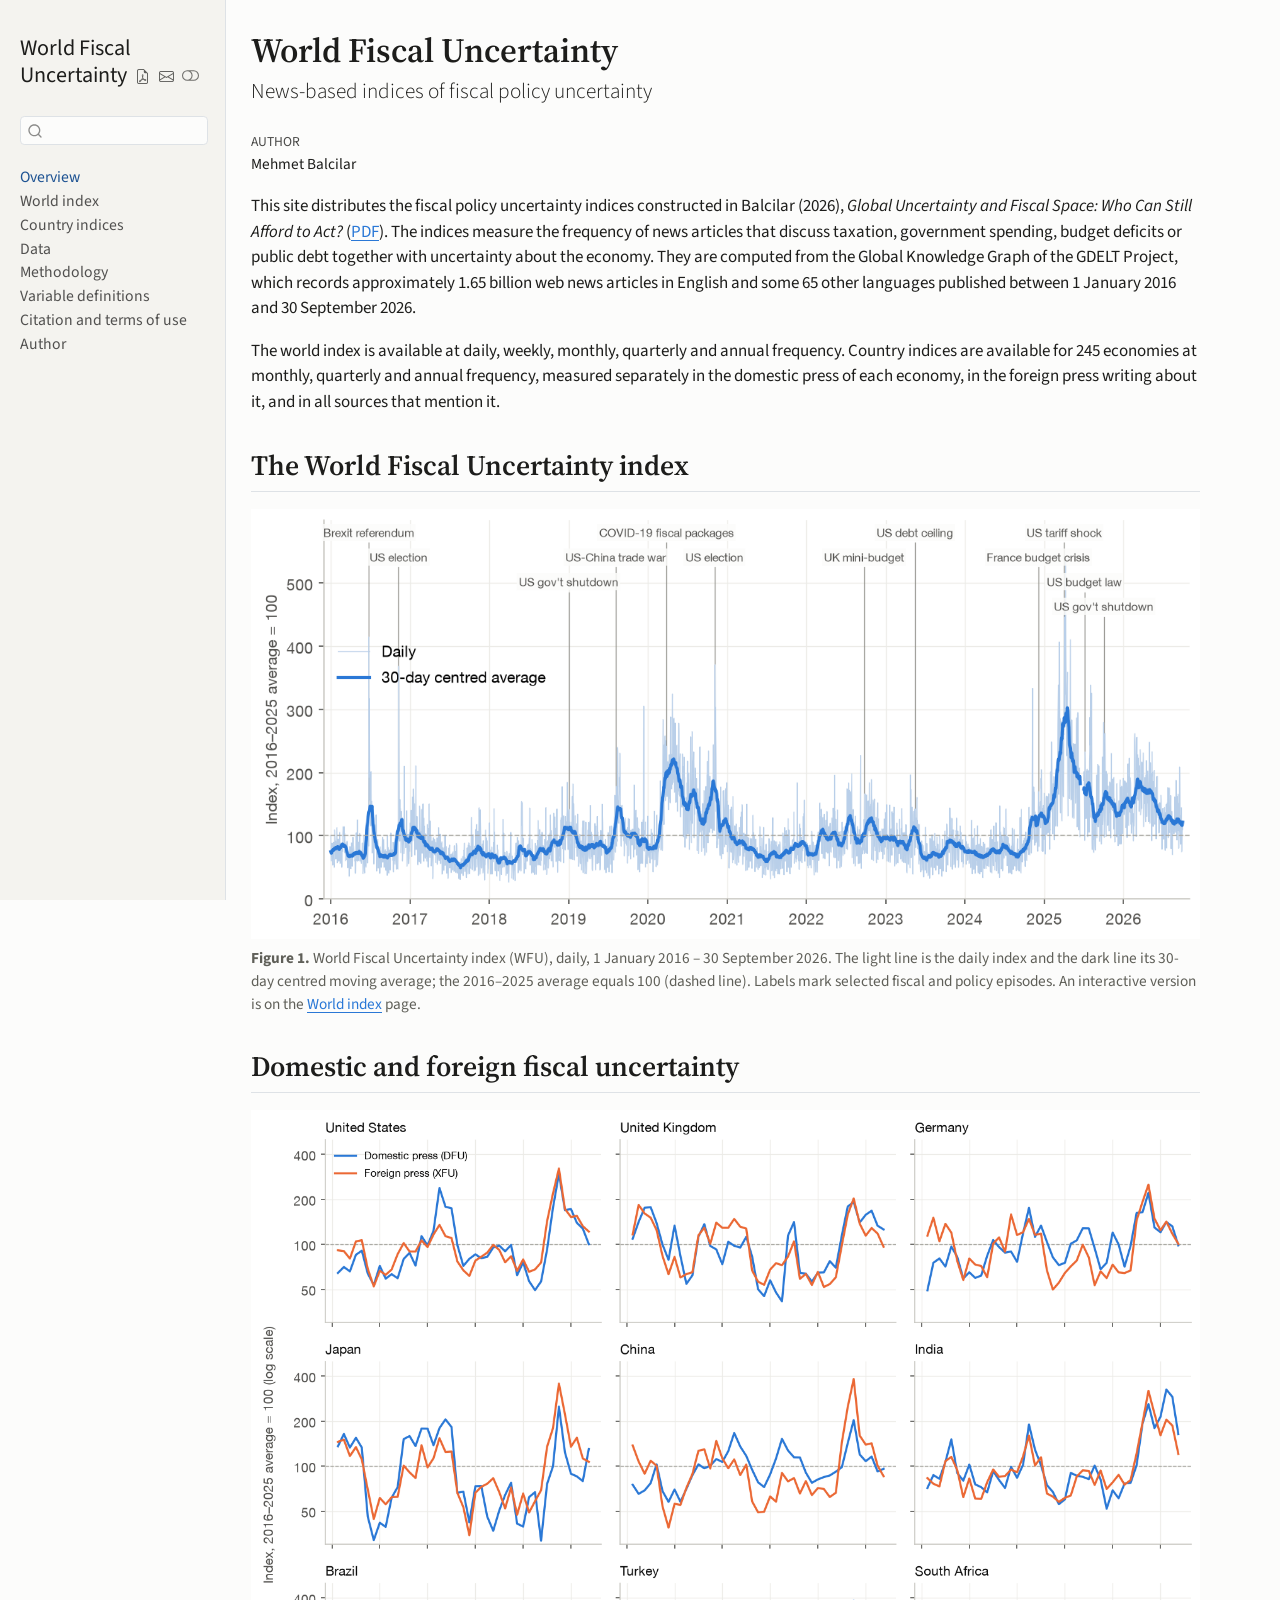
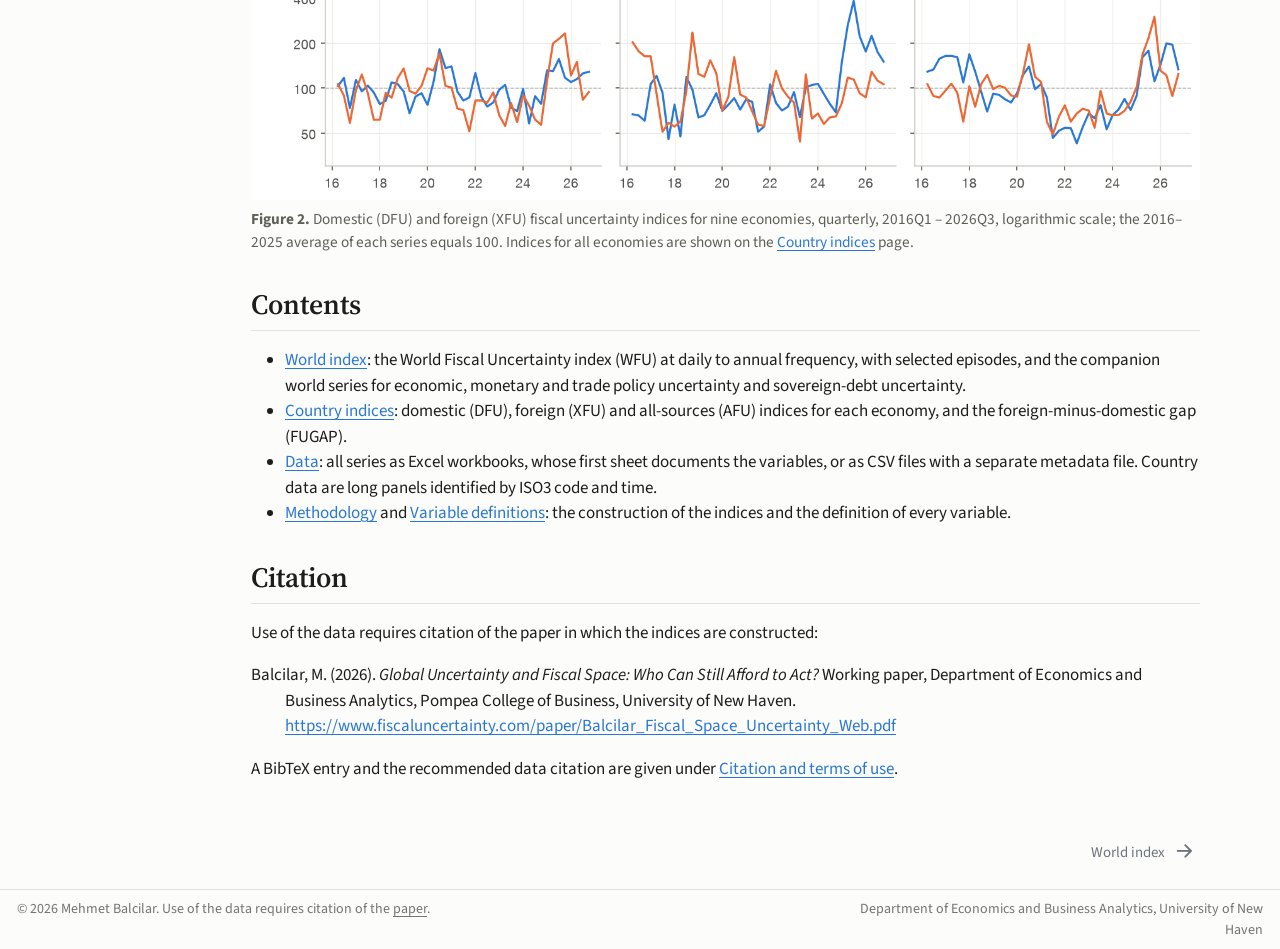
<file: index.html>
<!DOCTYPE html>
<html xmlns="http://www.w3.org/1999/xhtml" lang="en" xml:lang="en"><head>

<meta charset="utf-8">
<meta name="generator" content="quarto-1.10.18">

<meta name="viewport" content="width=device-width, initial-scale=1.0, user-scalable=yes">

<meta name="author" content="Mehmet Balcilar">

<title>World Fiscal Uncertainty</title>
<style>
/* Default styles provided by pandoc.
** See https://pandoc.org/MANUAL.html#variables-for-html for config info.
*/
span.smallcaps{font-variant: small-caps;}
div.columns{display: flex; gap: 1.5em;}
div.column{flex: auto;}
@media screen {
div.columns{gap: min(4vw, 1.5em);}
div.column{overflow-x: auto;}
}
div.hanging-indent{margin-left: 1.5em; text-indent: -1.5em;}
ul.task-list{list-style: none;}
ul.task-list li input[type="checkbox"] {
  width: 0.8em;
  margin: 0 0.8em 0.2em -1em; /* quarto-specific, see https://github.com/quarto-dev/quarto-cli/issues/4556 */ 
  vertical-align: middle;
}
</style>


<script src="site_libs/quarto-nav/quarto-nav.js"></script>
<script src="site_libs/clipboard/clipboard.min.js"></script>
<script src="site_libs/quarto-search/autocomplete.umd.js"></script>
<script src="site_libs/quarto-search/fuse.min.js"></script>
<script src="site_libs/quarto-search/quarto-search.js"></script>
<meta name="quarto:offset" content="./">
<link href="./wfu.html" rel="next">
<link href="./images/logo.svg" rel="icon" type="image/svg+xml">
<script src="site_libs/quarto-html/quarto.js" type="module"></script>
<script src="site_libs/quarto-html/tabsets/tabsets.js" type="module"></script>
<script src="site_libs/quarto-html/popper.min.js"></script>
<script src="site_libs/quarto-html/tippy.umd.min.js"></script>
<script src="site_libs/quarto-html/anchor.min.js"></script>
<link href="site_libs/quarto-html/tippy.css" rel="stylesheet">
<link href="site_libs/quarto-html/quarto-syntax-highlighting-64a204ab8560d761af7679ceaba22944.css" rel="stylesheet" class="quarto-color-scheme" id="quarto-text-highlighting-styles">
<link href="site_libs/quarto-html/quarto-syntax-highlighting-dark-b85bc7c33db8c58e0ec93c3465666fed.css" rel="stylesheet" class="quarto-color-scheme quarto-color-alternate" id="quarto-text-highlighting-styles">
<link href="site_libs/quarto-html/quarto-syntax-highlighting-64a204ab8560d761af7679ceaba22944.css" rel="stylesheet" class="quarto-color-scheme-extra" id="quarto-text-highlighting-styles">
<script src="site_libs/bootstrap/bootstrap.min.js"></script>
<link href="site_libs/bootstrap/bootstrap-icons.css" rel="stylesheet">
<link href="site_libs/bootstrap/bootstrap-63ce7d26b2dd00be55d4fdd26534a33b.min.css" rel="stylesheet" append-hash="true" class="quarto-color-scheme" id="quarto-bootstrap" data-mode="light">
<link href="site_libs/bootstrap/bootstrap-dark-03875e6042323cee8f7f2c991748ff84.min.css" rel="stylesheet" append-hash="true" class="quarto-color-scheme quarto-color-alternate" id="quarto-bootstrap" data-mode="dark">
<link href="site_libs/bootstrap/bootstrap-63ce7d26b2dd00be55d4fdd26534a33b.min.css" rel="stylesheet" append-hash="true" class="quarto-color-scheme-extra" id="quarto-bootstrap" data-mode="light">
<script id="quarto-search-options" type="application/json">{
  "location": "sidebar",
  "copy-button": false,
  "collapse-after": 3,
  "panel-placement": "start",
  "type": "textbox",
  "limit": 50,
  "keyboard-shortcut": [
    "f",
    "/",
    "s"
  ],
  "show-item-context": false,
  "language": {
    "search-no-results-text": "No results",
    "search-matching-documents-text": "matching documents",
    "search-copy-link-title": "Copy link to search",
    "search-hide-matches-text": "Hide additional matches",
    "search-more-match-text": "more match in this document",
    "search-more-matches-text": "more matches in this document",
    "search-clear-button-title": "Clear",
    "search-text-placeholder": "",
    "search-detached-cancel-button-title": "Cancel",
    "search-submit-button-title": "Submit",
    "search-label": "Search"
  }
}</script>
<style>html{ scroll-behavior: smooth; }</style>


<link rel="stylesheet" href="styles.css">
<meta property="og:title" content="World Fiscal Uncertainty">
<meta property="og:description" content="News-based indices of fiscal policy uncertainty">
<meta property="og:image" content="https://www.fiscaluncertainty.com/images/wfu.png">
<meta property="og:site_name" content="World Fiscal Uncertainty">
<meta property="og:image:alt" content="Daily World Fiscal Uncertainty index, 2016 to 2026, with selected episodes labelled">
<meta property="og:image:height" content="577">
<meta property="og:image:width" content="1275">
</head>

<body class="nav-sidebar docked fullcontent quarto-light"><script id="quarto-html-before-body" type="application/javascript">
    const toggleBodyColorMode = (bsSheetEl) => {
      const mode = bsSheetEl.getAttribute("data-mode");
      const bodyEl = window.document.querySelector("body");
      if (mode === "dark") {
        bodyEl.classList.add("quarto-dark");
        bodyEl.classList.remove("quarto-light");
      } else {
        bodyEl.classList.add("quarto-light");
        bodyEl.classList.remove("quarto-dark");
      }
    }
    const toggleBodyColorPrimary = () => {
      const bsSheetEl = window.document.querySelector("link#quarto-bootstrap:not([rel=disabled-stylesheet])");
      if (bsSheetEl) {
        toggleBodyColorMode(bsSheetEl);
      }
    }
    const setColorSchemeToggle = (alternate) => {
      const toggles = window.document.querySelectorAll('.quarto-color-scheme-toggle');
      for (let i=0; i < toggles.length; i++) {
        const toggle = toggles[i];
        if (toggle) {
          if (alternate) {
            toggle.classList.add("alternate");
          } else {
            toggle.classList.remove("alternate");
          }
        }
      }
    };
    const toggleColorMode = (alternate) => {
      // Switch the stylesheets
      const primaryStylesheets = window.document.querySelectorAll('link.quarto-color-scheme:not(.quarto-color-alternate)');
      const alternateStylesheets = window.document.querySelectorAll('link.quarto-color-scheme.quarto-color-alternate');
      manageTransitions('#quarto-margin-sidebar .nav-link', false);
      if (alternate) {
        // note: dark is layered on light, we don't disable primary!
        enableStylesheet(alternateStylesheets);
        for (const sheetNode of alternateStylesheets) {
          if (sheetNode.id === "quarto-bootstrap") {
            toggleBodyColorMode(sheetNode);
          }
        }
      } else {
        disableStylesheet(alternateStylesheets);
        enableStylesheet(primaryStylesheets)
        toggleBodyColorPrimary();
      }
      manageTransitions('#quarto-margin-sidebar .nav-link', true);
      // Switch the toggles
      setColorSchemeToggle(alternate)
      // Hack to workaround the fact that safari doesn't
      // properly recolor the scrollbar when toggling (#1455)
      if (navigator.userAgent.indexOf('Safari') > 0 && navigator.userAgent.indexOf('Chrome') == -1) {
        manageTransitions("body", false);
        window.scrollTo(0, 1);
        setTimeout(() => {
          window.scrollTo(0, 0);
          manageTransitions("body", true);
        }, 40);
      }
    }
    const disableStylesheet = (stylesheets) => {
      for (let i=0; i < stylesheets.length; i++) {
        const stylesheet = stylesheets[i];
        stylesheet.rel = 'disabled-stylesheet';
      }
    }
    const enableStylesheet = (stylesheets) => {
      for (let i=0; i < stylesheets.length; i++) {
        const stylesheet = stylesheets[i];
        if(stylesheet.rel !== 'stylesheet') { // for Chrome, which will still FOUC without this check
          stylesheet.rel = 'stylesheet';
        }
      }
    }
    const manageTransitions = (selector, allowTransitions) => {
      const els = window.document.querySelectorAll(selector);
      for (let i=0; i < els.length; i++) {
        const el = els[i];
        if (allowTransitions) {
          el.classList.remove('notransition');
        } else {
          el.classList.add('notransition');
        }
      }
    }
    const isFileUrl = () => {
      return window.location.protocol === 'file:';
    }
    const hasAlternateSentinel = () => {
      let styleSentinel = getColorSchemeSentinel();
      if (styleSentinel !== null) {
        return styleSentinel === "alternate";
      } else {
        return false;
      }
    }
    const setStyleSentinel = (alternate) => {
      const value = alternate ? "alternate" : "default";
      if (!isFileUrl()) {
        window.localStorage.setItem("quarto-color-scheme", value);
      } else {
        localAlternateSentinel = value;
      }
    }
    const getColorSchemeSentinel = () => {
      if (!isFileUrl()) {
        const storageValue = window.localStorage.getItem("quarto-color-scheme");
        return storageValue != null ? storageValue : localAlternateSentinel;
      } else {
        return localAlternateSentinel;
      }
    }
    const toggleGiscusIfUsed = (isAlternate, darkModeDefault) => {
      const baseTheme = document.querySelector('#giscus-base-theme')?.value ?? 'light';
      const alternateTheme = document.querySelector('#giscus-alt-theme')?.value ?? 'dark';
      let newTheme = '';
      if(authorPrefersDark) {
        newTheme = isAlternate ? baseTheme : alternateTheme;
      } else {
        newTheme = isAlternate ? alternateTheme : baseTheme;
      }
      const changeGiscusTheme = () => {
        // From: https://github.com/giscus/giscus/issues/336
        const sendMessage = (message) => {
          const iframe = document.querySelector('iframe.giscus-frame');
          if (!iframe) return;
          iframe.contentWindow.postMessage({ giscus: message }, 'https://giscus.app');
        }
        sendMessage({
          setConfig: {
            theme: newTheme
          }
        });
      }
      const isGiscussLoaded = window.document.querySelector('iframe.giscus-frame') !== null;
      if (isGiscussLoaded) {
        changeGiscusTheme();
      }
    };
    const authorPrefersDark = false;
    const darkModeDefault = authorPrefersDark;
      document.querySelector('link#quarto-text-highlighting-styles.quarto-color-scheme-extra').rel = 'disabled-stylesheet';
      document.querySelector('link#quarto-bootstrap.quarto-color-scheme-extra').rel = 'disabled-stylesheet';
    let localAlternateSentinel = darkModeDefault ? 'alternate' : 'default';
    // Dark / light mode switch
    window.quartoToggleColorScheme = () => {
      // Read the current dark / light value
      let toAlternate = !hasAlternateSentinel();
      toggleColorMode(toAlternate);
      setStyleSentinel(toAlternate);
      toggleGiscusIfUsed(toAlternate, darkModeDefault);
      window.dispatchEvent(new Event('resize'));
    };
    // Switch to dark mode if need be
    if (hasAlternateSentinel()) {
      toggleColorMode(true);
    } else {
      toggleColorMode(false);
    }
  </script>

<div id="quarto-search-results"></div>
  <header id="quarto-header" class="headroom fixed-top">
  <nav class="quarto-secondary-nav">
    <div class="container-fluid d-flex">
      <button type="button" class="quarto-btn-toggle btn" data-bs-toggle="collapse" role="button" data-bs-target=".quarto-sidebar-collapse-item" aria-controls="quarto-sidebar" aria-expanded="false" aria-label="Toggle sidebar navigation" onclick="if (window.quartoToggleHeadroom) { window.quartoToggleHeadroom(); }">
        <i class="bi bi-layout-text-sidebar-reverse"></i>
      </button>
        <nav class="quarto-page-breadcrumbs" aria-label="breadcrumb"><ol class="breadcrumb"><li class="breadcrumb-item"><a href="./index.html">Overview</a></li></ol></nav>
        <a class="flex-grow-1" role="navigation" data-bs-toggle="collapse" data-bs-target=".quarto-sidebar-collapse-item" aria-controls="quarto-sidebar" aria-expanded="false" aria-label="Toggle sidebar navigation" onclick="if (window.quartoToggleHeadroom) { window.quartoToggleHeadroom(); }">      
        </a>
      <button type="button" class="btn quarto-search-button" aria-label="Search" onclick="window.quartoOpenSearch();">
        <i class="bi bi-search"></i>
      </button>
    </div>
  </nav>
</header>
<!-- content -->
<div id="quarto-content" class="quarto-container page-columns page-rows-contents page-layout-article">
<!-- sidebar -->
  <nav id="quarto-sidebar" class="sidebar collapse collapse-horizontal quarto-sidebar-collapse-item sidebar-navigation docked overflow-auto">
    <div class="pt-lg-2 mt-2 text-left sidebar-header">
    <div class="sidebar-title mb-0 py-0">
      <a href="./">World Fiscal Uncertainty</a> 
        <div class="sidebar-tools-main tools-wide">
    <a href="./paper/Balcilar_Fiscal_Space_Uncertainty_Web.pdf" title="Paper (PDF)" class="quarto-navigation-tool px-1" aria-label="Paper (PDF)"><i class="bi bi-file-earmark-pdf"></i></a>
    <a href="mailto:mbalcilar@newhaven.edu" title="Contact" class="quarto-navigation-tool px-1" aria-label="Contact"><i class="bi bi-envelope"></i></a>
  <a href="" class="quarto-color-scheme-toggle quarto-navigation-tool  px-1" onclick="window.quartoToggleColorScheme(); return false;" title="Toggle dark mode"><i class="bi"></i></a>
</div>
    </div>
      </div>
        <div class="mt-2 flex-shrink-0 align-items-center">
        <div class="sidebar-search">
        <div id="quarto-search" class="" title="Search"></div>
        </div>
        </div>
    <div class="sidebar-menu-container"> 
    <ul class="list-unstyled mt-1">
        <li class="sidebar-item">
  <div class="sidebar-item-container"> 
  <a href="./index.html" class="sidebar-item-text sidebar-link active">
 <span class="menu-text">Overview</span></a>
  </div>
</li>
        <li class="sidebar-item">
  <div class="sidebar-item-container"> 
  <a href="./wfu.html" class="sidebar-item-text sidebar-link">
 <span class="menu-text">World index</span></a>
  </div>
</li>
        <li class="sidebar-item">
  <div class="sidebar-item-container"> 
  <a href="./countries.html" class="sidebar-item-text sidebar-link">
 <span class="menu-text">Country indices</span></a>
  </div>
</li>
        <li class="sidebar-item">
  <div class="sidebar-item-container"> 
  <a href="./data.html" class="sidebar-item-text sidebar-link">
 <span class="menu-text">Data</span></a>
  </div>
</li>
        <li class="sidebar-item">
  <div class="sidebar-item-container"> 
  <a href="./methodology.html" class="sidebar-item-text sidebar-link">
 <span class="menu-text">Methodology</span></a>
  </div>
</li>
        <li class="sidebar-item">
  <div class="sidebar-item-container"> 
  <a href="./variables.html" class="sidebar-item-text sidebar-link">
 <span class="menu-text">Variable definitions</span></a>
  </div>
</li>
        <li class="sidebar-item">
  <div class="sidebar-item-container"> 
  <a href="./cite.html" class="sidebar-item-text sidebar-link">
 <span class="menu-text">Citation and terms of use</span></a>
  </div>
</li>
        <li class="sidebar-item">
  <div class="sidebar-item-container"> 
  <a href="./about.html" class="sidebar-item-text sidebar-link">
 <span class="menu-text">Author</span></a>
  </div>
</li>
    </ul>
    </div>
</nav>
<div id="quarto-sidebar-glass" class="quarto-sidebar-collapse-item" data-bs-toggle="collapse" data-bs-target=".quarto-sidebar-collapse-item"></div>
<!-- margin-sidebar -->
    
<!-- main -->
<main class="content" id="quarto-document-content">


<header id="title-block-header" class="quarto-title-block default">
<div class="quarto-title">
<h1 class="title">World Fiscal Uncertainty</h1>
<p class="subtitle lead">News-based indices of fiscal policy uncertainty</p>
</div>



<div class="quarto-title-meta">

    <div>
    <div class="quarto-title-meta-heading">Author</div>
    <div class="quarto-title-meta-contents">
             <p>Mehmet Balcilar </p>
          </div>
  </div>
    
  
    
  </div>
  


</header>


<p>This site distributes the fiscal policy uncertainty indices constructed in Balcilar (2026), <em>Global Uncertainty and Fiscal Space: Who Can Still Afford to Act?</em> (<a href="paper/Balcilar_Fiscal_Space_Uncertainty_Web.pdf">PDF</a>). The indices measure the frequency of news articles that discuss taxation, government spending, budget deficits or public debt together with uncertainty about the economy. They are computed from the Global Knowledge Graph of the GDELT Project, which records approximately 1.65 billion web news articles in English and some 65 other languages published between 1 January 2016 and 30 September 2026.</p>
<p>The world index is available at daily, weekly, monthly, quarterly and annual frequency. Country indices are available for 245 economies at monthly, quarterly and annual frequency, measured separately in the domestic press of each economy, in the foreign press writing about it, and in all sources that mention it.</p>
<section id="the-world-fiscal-uncertainty-index" class="level2">
<h2 class="anchored" data-anchor-id="the-world-fiscal-uncertainty-index">The World Fiscal Uncertainty index</h2>
<div class="quarto-figure quarto-figure-center">
<figure class="figure">
<p><img src="images/wfu.png" class="img-fluid figure-img" alt="Daily World Fiscal Uncertainty index, 2016 to 2026, with selected episodes labelled"></p>
<figcaption><strong>Figure 1.</strong> World Fiscal Uncertainty index (WFU), daily, 1 January 2016 – 30 September 2026. The light line is the daily index and the dark line its 30-day centred moving average; the 2016–2025 average equals 100 (dashed line). Labels mark selected fiscal and policy episodes. An interactive version is on the <a href="./wfu.html">World index</a> page.</figcaption>
</figure>
</div>
</section>
<section id="domestic-and-foreign-fiscal-uncertainty" class="level2">
<h2 class="anchored" data-anchor-id="domestic-and-foreign-fiscal-uncertainty">Domestic and foreign fiscal uncertainty</h2>
<div class="quarto-figure quarto-figure-center">
<figure class="figure">
<p><img src="images/nine_economies.png" class="img-fluid figure-img" alt="Domestic and foreign fiscal uncertainty for the United States, United Kingdom, Germany, Japan, China, India, Brazil, Turkey and South Africa"></p>
<figcaption><strong>Figure 2.</strong> Domestic (DFU) and foreign (XFU) fiscal uncertainty indices for nine economies, quarterly, 2016Q1 – 2026Q3, logarithmic scale; the 2016–2025 average of each series equals 100. Indices for all economies are shown on the <a href="./countries.html">Country indices</a> page.</figcaption>
</figure>
</div>
</section>
<section id="contents" class="level2">
<h2 class="anchored" data-anchor-id="contents">Contents</h2>
<ul>
<li><a href="./wfu.html">World index</a>: the World Fiscal Uncertainty index (WFU) at daily to annual frequency, with selected episodes, and the companion world series for economic, monetary and trade policy uncertainty and sovereign-debt uncertainty.</li>
<li><a href="./countries.html">Country indices</a>: domestic (DFU), foreign (XFU) and all-sources (AFU) indices for each economy, and the foreign-minus-domestic gap (FUGAP).</li>
<li><a href="./data.html">Data</a>: all series as Excel workbooks, whose first sheet documents the variables, or as CSV files with a separate metadata file. Country data are long panels identified by ISO3 code and time.</li>
<li><a href="./methodology.html">Methodology</a> and <a href="./variables.html">Variable definitions</a>: the construction of the indices and the definition of every variable.</li>
</ul>
</section>
<section id="citation" class="level2">
<h2 class="anchored" data-anchor-id="citation">Citation</h2>
<p>Use of the data requires citation of the paper in which the indices are constructed:</p>
<div class="reference">
<p>Balcilar, M. (2026). <em>Global Uncertainty and Fiscal Space: Who Can Still Afford to Act?</em> Working paper, Department of Economics and Business Analytics, Pompea College of Business, University of New Haven. <a href="https://www.fiscaluncertainty.com/paper/Balcilar_Fiscal_Space_Uncertainty_Web.pdf" class="uri">https://www.fiscaluncertainty.com/paper/Balcilar_Fiscal_Space_Uncertainty_Web.pdf</a></p>
</div>
<p>A BibTeX entry and the recommended data citation are given under <a href="./cite.html">Citation and terms of use</a>.</p>


</section>

</main> <!-- /main -->
<script id="quarto-html-after-body" type="application/javascript">
  window.document.addEventListener("DOMContentLoaded", function (event) {
    // Ensure there is a toggle, if there isn't float one in the top right
    if (window.document.querySelector('.quarto-color-scheme-toggle') === null) {
      const a = window.document.createElement('a');
      a.classList.add('top-right');
      a.classList.add('quarto-color-scheme-toggle');
      a.href = "";
      a.onclick = function() { try { window.quartoToggleColorScheme(); } catch {} return false; };
      const i = window.document.createElement("i");
      i.classList.add('bi');
      a.appendChild(i);
      window.document.body.appendChild(a);
    }
    setColorSchemeToggle(hasAlternateSentinel())
    const icon = "";
    const anchorJS = new window.AnchorJS();
    anchorJS.options = {
      placement: 'right',
      icon: icon
    };
    anchorJS.add('.anchored');
    const isCodeAnnotation = (el) => {
      for (const clz of el.classList) {
        if (clz.startsWith('code-annotation-')) {                     
          return true;
        }
      }
      return false;
    }
    const onCopySuccess = function(e) {
      // button target
      const button = e.trigger;
      // don't keep focus
      button.blur();
      // flash "checked"
      button.classList.add('code-copy-button-checked');
      var currentTitle = button.getAttribute("title");
      button.setAttribute("title", "Copied!");
      let tooltip;
      if (window.bootstrap) {
        button.setAttribute("data-bs-toggle", "tooltip");
        button.setAttribute("data-bs-placement", "left");
        button.setAttribute("data-bs-title", "Copied!");
        tooltip = new bootstrap.Tooltip(button, 
          { trigger: "manual", 
            customClass: "code-copy-button-tooltip",
            offset: [0, -8]});
        tooltip.show();    
      }
      setTimeout(function() {
        if (tooltip) {
          tooltip.hide();
          button.removeAttribute("data-bs-title");
          button.removeAttribute("data-bs-toggle");
          button.removeAttribute("data-bs-placement");
        }
        button.setAttribute("title", currentTitle);
        button.classList.remove('code-copy-button-checked');
      }, 1000);
      // clear code selection
      e.clearSelection();
    }
    const getTextToCopy = function(trigger) {
      const outerScaffold = trigger.parentElement.cloneNode(true);
      const codeEl = outerScaffold.querySelector('code');
      for (const childEl of codeEl.children) {
        if (isCodeAnnotation(childEl)) {
          childEl.remove();
        }
      }
      return codeEl.innerText;
    }
    const clipboard = new window.ClipboardJS('.code-copy-button:not([data-in-quarto-modal])', {
      text: getTextToCopy
    });
    clipboard.on('success', onCopySuccess);
    if (window.document.getElementById('quarto-embedded-source-code-modal')) {
      const clipboardModal = new window.ClipboardJS('.code-copy-button[data-in-quarto-modal]', {
        text: getTextToCopy,
        container: window.document.getElementById('quarto-embedded-source-code-modal')
      });
      clipboardModal.on('success', onCopySuccess);
    }
      var localhostRegex = new RegExp(/^(?:http|https):\/\/localhost\:?[0-9]*\//);
      var mailtoRegex = new RegExp(/^mailto:/);
        var filterRegex = new RegExp("https:\/\/www\.fiscaluncertainty\.com");
      var isInternal = (href) => {
          return filterRegex.test(href) || localhostRegex.test(href) || mailtoRegex.test(href);
      }
      // Inspect non-navigation links and adorn them if external
     var links = window.document.querySelectorAll('a[href]:not(.nav-link):not(.navbar-brand):not(.toc-action):not(.sidebar-link):not(.sidebar-item-toggle):not(.pagination-link):not(.no-external):not([aria-hidden]):not(.dropdown-item):not(.quarto-navigation-tool):not(.about-link)');
      for (var i=0; i<links.length; i++) {
        const link = links[i];
        if (!isInternal(link.href)) {
          // undo the damage that might have been done by quarto-nav.js in the case of
          // links that we want to consider external
          if (link.dataset.originalHref !== undefined) {
            link.href = link.dataset.originalHref;
          }
            // target, if specified
            link.setAttribute("target", "_blank");
            if (link.getAttribute("rel") === null) {
              link.setAttribute("rel", "noopener");
            }
        }
      }
    function tippyHover(el, contentFn, onTriggerFn, onUntriggerFn) {
      const config = {
        allowHTML: true,
        maxWidth: 500,
        delay: 100,
        arrow: false,
        appendTo: function(el) {
            return el.parentElement;
        },
        interactive: true,
        interactiveBorder: 10,
        theme: 'quarto',
        placement: 'bottom-start',
      };
      if (contentFn) {
        config.content = contentFn;
      }
      if (onTriggerFn) {
        config.onTrigger = onTriggerFn;
      }
      if (onUntriggerFn) {
        config.onUntrigger = onUntriggerFn;
      }
      window.tippy(el, config); 
    }
    const noterefs = window.document.querySelectorAll('a[role="doc-noteref"]');
    for (var i=0; i<noterefs.length; i++) {
      const ref = noterefs[i];
      tippyHover(ref, function() {
        // use id or data attribute instead here
        let href = ref.getAttribute('data-footnote-href') || ref.getAttribute('href');
        try { href = new URL(href).hash; } catch {}
        const id = href.replace(/^#\/?/, "");
        const note = window.document.getElementById(id);
        if (note) {
          return note.innerHTML;
        } else {
          return "";
        }
      });
    }
    const xrefs = window.document.querySelectorAll('a.quarto-xref');
    const processXRef = (id, note) => {
      // Strip column container classes
      const stripColumnClz = (el) => {
        el.classList.remove("page-full", "page-columns");
        if (el.children) {
          for (const child of el.children) {
            stripColumnClz(child);
          }
        }
      }
      stripColumnClz(note)
      if (id === null || id.startsWith('sec-')) {
        // Special case sections, only their first couple elements
        const container = document.createElement("div");
        if (note.children && note.children.length > 2) {
          container.appendChild(note.children[0].cloneNode(true));
          for (let i = 1; i < note.children.length; i++) {
            const child = note.children[i];
            if (child.tagName === "P" && child.innerText === "") {
              continue;
            } else {
              container.appendChild(child.cloneNode(true));
              break;
            }
          }
          if (window.Quarto?.typesetMath) {
            window.Quarto.typesetMath(container);
          }
          return container.innerHTML
        } else {
          if (window.Quarto?.typesetMath) {
            window.Quarto.typesetMath(note);
          }
          return note.innerHTML;
        }
      } else {
        // Remove any anchor links if they are present
        const anchorLink = note.querySelector('a.anchorjs-link');
        if (anchorLink) {
          anchorLink.remove();
        }
        if (window.Quarto?.typesetMath) {
          window.Quarto.typesetMath(note);
        }
        if (note.classList.contains("callout")) {
          return note.outerHTML;
        } else {
          return note.innerHTML;
        }
      }
    }
    for (var i=0; i<xrefs.length; i++) {
      const xref = xrefs[i];
      tippyHover(xref, undefined, function(instance) {
        instance.disable();
        let url = xref.getAttribute('href');
        let hash = undefined; 
        if (url.startsWith('#')) {
          hash = url;
        } else {
          try { hash = new URL(url).hash; } catch {}
        }
        if (hash) {
          const id = hash.replace(/^#\/?/, "");
          const note = window.document.getElementById(id);
          if (note !== null) {
            try {
              const html = processXRef(id, note.cloneNode(true));
              instance.setContent(html);
            } finally {
              instance.enable();
              instance.show();
            }
          } else {
            // See if we can fetch this
            fetch(url.split('#')[0])
            .then(res => res.text())
            .then(html => {
              const parser = new DOMParser();
              const htmlDoc = parser.parseFromString(html, "text/html");
              const note = htmlDoc.getElementById(id);
              if (note !== null) {
                const html = processXRef(id, note);
                instance.setContent(html);
              } 
            }).finally(() => {
              instance.enable();
              instance.show();
            });
          }
        } else {
          // See if we can fetch a full url (with no hash to target)
          // This is a special case and we should probably do some content thinning / targeting
          fetch(url)
          .then(res => res.text())
          .then(html => {
            const parser = new DOMParser();
            const htmlDoc = parser.parseFromString(html, "text/html");
            const note = htmlDoc.querySelector('main.content');
            if (note !== null) {
              // This should only happen for chapter cross references
              // (since there is no id in the URL)
              // remove the first header
              if (note.children.length > 0 && note.children[0].tagName === "HEADER") {
                note.children[0].remove();
              }
              const html = processXRef(null, note);
              instance.setContent(html);
            } 
          }).finally(() => {
            instance.enable();
            instance.show();
          });
        }
      }, function(instance) {
      });
    }
        let selectedAnnoteEl;
        const selectorForAnnotation = ( cell, annotation) => {
          let cellAttr = 'data-code-cell="' + cell + '"';
          let lineAttr = 'data-code-annotation="' +  annotation + '"';
          const selector = 'span[' + cellAttr + '][' + lineAttr + ']';
          return selector;
        }
        const selectCodeLines = (annoteEl) => {
          const doc = window.document;
          const targetCell = annoteEl.getAttribute("data-target-cell");
          const targetAnnotation = annoteEl.getAttribute("data-target-annotation");
          const annoteSpan = window.document.querySelector(selectorForAnnotation(targetCell, targetAnnotation));
          const lines = annoteSpan.getAttribute("data-code-lines").split(",");
          const lineIds = lines.map((line) => {
            return targetCell + "-" + line;
          })
          let top = null;
          let height = null;
          let parent = null;
          if (lineIds.length > 0) {
              //compute the position of the single el (top and bottom and make a div)
              const el = window.document.getElementById(lineIds[0]);
              top = el.offsetTop;
              height = el.offsetHeight;
              parent = el.parentElement.parentElement;
            if (lineIds.length > 1) {
              const lastEl = window.document.getElementById(lineIds[lineIds.length - 1]);
              const bottom = lastEl.offsetTop + lastEl.offsetHeight;
              height = bottom - top;
            }
            if (top !== null && height !== null && parent !== null) {
              // cook up a div (if necessary) and position it 
              let div = window.document.getElementById("code-annotation-line-highlight");
              if (div === null) {
                div = window.document.createElement("div");
                div.setAttribute("id", "code-annotation-line-highlight");
                div.style.position = 'absolute';
                parent.appendChild(div);
              }
              div.style.top = top - 2 + "px";
              div.style.height = height + 4 + "px";
              div.style.left = 0;
              let gutterDiv = window.document.getElementById("code-annotation-line-highlight-gutter");
              if (gutterDiv === null) {
                gutterDiv = window.document.createElement("div");
                gutterDiv.setAttribute("id", "code-annotation-line-highlight-gutter");
                gutterDiv.style.position = 'absolute';
                const codeCell = window.document.getElementById(targetCell);
                const gutter = codeCell.querySelector('.code-annotation-gutter');
                gutter.appendChild(gutterDiv);
              }
              gutterDiv.style.top = top - 2 + "px";
              gutterDiv.style.height = height + 4 + "px";
            }
            selectedAnnoteEl = annoteEl;
          }
        };
        const unselectCodeLines = () => {
          const elementsIds = ["code-annotation-line-highlight", "code-annotation-line-highlight-gutter"];
          elementsIds.forEach((elId) => {
            const div = window.document.getElementById(elId);
            if (div) {
              div.remove();
            }
          });
          selectedAnnoteEl = undefined;
        };
          // Handle positioning of the toggle
      window.addEventListener(
        "resize",
        throttle(() => {
          elRect = undefined;
          if (selectedAnnoteEl) {
            selectCodeLines(selectedAnnoteEl);
          }
        }, 10)
      );
      function throttle(fn, ms) {
      let throttle = false;
      let timer;
        return (...args) => {
          if(!throttle) { // first call gets through
              fn.apply(this, args);
              throttle = true;
          } else { // all the others get throttled
              if(timer) clearTimeout(timer); // cancel #2
              timer = setTimeout(() => {
                fn.apply(this, args);
                timer = throttle = false;
              }, ms);
          }
        };
      }
        // Attach click handler to the DT
        const annoteDls = window.document.querySelectorAll('dt[data-target-cell]');
        for (const annoteDlNode of annoteDls) {
          annoteDlNode.addEventListener('click', (event) => {
            const clickedEl = event.target;
            if (clickedEl !== selectedAnnoteEl) {
              unselectCodeLines();
              const activeEl = window.document.querySelector('dt[data-target-cell].code-annotation-active');
              if (activeEl) {
                activeEl.classList.remove('code-annotation-active');
              }
              selectCodeLines(clickedEl);
              clickedEl.classList.add('code-annotation-active');
            } else {
              // Unselect the line
              unselectCodeLines();
              clickedEl.classList.remove('code-annotation-active');
            }
          });
        }
    const findCites = (el) => {
      const parentEl = el.parentElement;
      if (parentEl) {
        const cites = parentEl.dataset.cites;
        if (cites) {
          return {
            el,
            cites: cites.split(' ')
          };
        } else {
          return findCites(el.parentElement)
        }
      } else {
        return undefined;
      }
    };
    var bibliorefs = window.document.querySelectorAll('a[role="doc-biblioref"]');
    for (var i=0; i<bibliorefs.length; i++) {
      const ref = bibliorefs[i];
      const citeInfo = findCites(ref);
      if (citeInfo) {
        tippyHover(citeInfo.el, function() {
          var popup = window.document.createElement('div');
          citeInfo.cites.forEach(function(cite) {
            var citeDiv = window.document.createElement('div');
            citeDiv.classList.add('hanging-indent');
            citeDiv.classList.add('csl-entry');
            var biblioDiv = window.document.getElementById('ref-' + cite);
            if (biblioDiv) {
              citeDiv.innerHTML = biblioDiv.innerHTML;
            }
            popup.appendChild(citeDiv);
          });
          return popup.innerHTML;
        });
      }
    }
  });
  </script>
<nav class="page-navigation">
  <div class="nav-page nav-page-previous">
  </div>
  <div class="nav-page nav-page-next">
      <a href="./wfu.html" class="pagination-link" aria-label="World index">
        <span class="nav-page-text">World index</span> <i class="bi bi-arrow-right-short"></i>
      </a>
  </div>
</nav>
</div> <!-- /content -->
<footer class="footer">
  <div class="nav-footer">
    <div class="nav-footer-left">
<p>© 2026 Mehmet Balcilar. Use of the data requires citation of the <a href="./cite.html">paper</a>.</p>
</div>   
    <div class="nav-footer-center">
      &nbsp;
    </div>
    <div class="nav-footer-right">
<p>Department of Economics and Business Analytics, University of New Haven</p>
</div>
  </div>
</footer>




<script src="site_libs/quarto-html/zenscroll-min.js"></script>
</body></html>
</file>
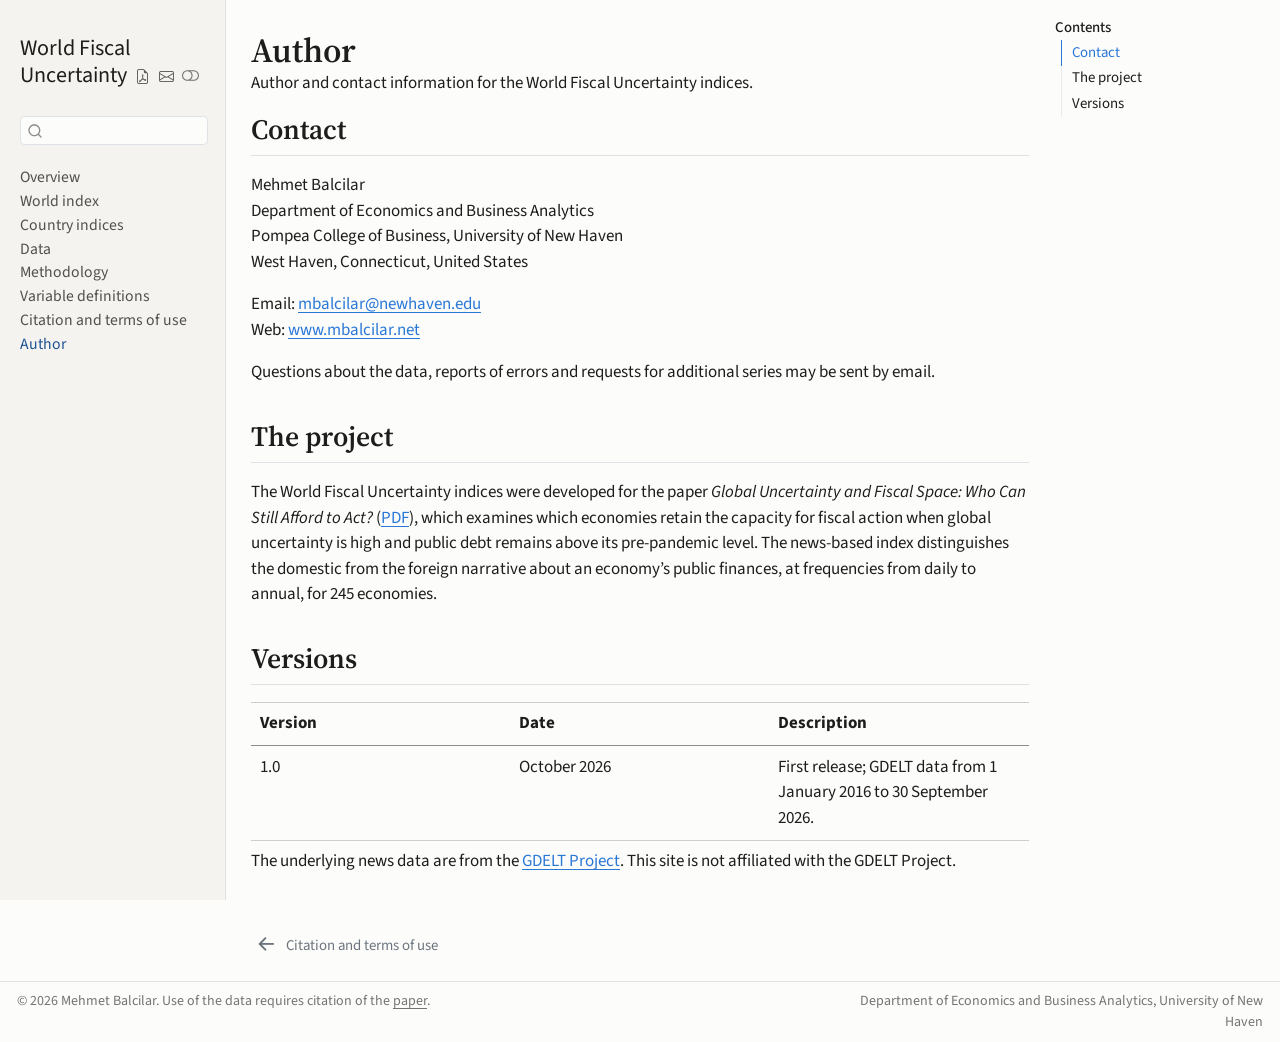
<file: about.html>
<!DOCTYPE html>
<html xmlns="http://www.w3.org/1999/xhtml" lang="en" xml:lang="en"><head>

<meta charset="utf-8">
<meta name="generator" content="quarto-1.10.18">

<meta name="viewport" content="width=device-width, initial-scale=1.0, user-scalable=yes">

<meta name="description" content="Author and contact information for the World Fiscal Uncertainty indices.">

<title>Author – World Fiscal Uncertainty</title>
<style>
/* Default styles provided by pandoc.
** See https://pandoc.org/MANUAL.html#variables-for-html for config info.
*/
span.smallcaps{font-variant: small-caps;}
div.columns{display: flex; gap: 1.5em;}
div.column{flex: auto;}
@media screen {
div.columns{gap: min(4vw, 1.5em);}
div.column{overflow-x: auto;}
}
div.hanging-indent{margin-left: 1.5em; text-indent: -1.5em;}
ul.task-list{list-style: none;}
ul.task-list li input[type="checkbox"] {
  width: 0.8em;
  margin: 0 0.8em 0.2em -1em; /* quarto-specific, see https://github.com/quarto-dev/quarto-cli/issues/4556 */ 
  vertical-align: middle;
}
</style>


<script src="site_libs/quarto-nav/quarto-nav.js"></script>
<script src="site_libs/clipboard/clipboard.min.js"></script>
<script src="site_libs/quarto-search/autocomplete.umd.js"></script>
<script src="site_libs/quarto-search/fuse.min.js"></script>
<script src="site_libs/quarto-search/quarto-search.js"></script>
<meta name="quarto:offset" content="./">
<link href="./cite.html" rel="prev">
<link href="./images/logo.svg" rel="icon" type="image/svg+xml">
<script src="site_libs/quarto-html/quarto.js" type="module"></script>
<script src="site_libs/quarto-html/tabsets/tabsets.js" type="module"></script>
<script src="site_libs/quarto-html/popper.min.js"></script>
<script src="site_libs/quarto-html/tippy.umd.min.js"></script>
<script src="site_libs/quarto-html/anchor.min.js"></script>
<link href="site_libs/quarto-html/tippy.css" rel="stylesheet">
<link href="site_libs/quarto-html/quarto-syntax-highlighting-64a204ab8560d761af7679ceaba22944.css" rel="stylesheet" class="quarto-color-scheme" id="quarto-text-highlighting-styles">
<link href="site_libs/quarto-html/quarto-syntax-highlighting-dark-b85bc7c33db8c58e0ec93c3465666fed.css" rel="stylesheet" class="quarto-color-scheme quarto-color-alternate" id="quarto-text-highlighting-styles">
<link href="site_libs/quarto-html/quarto-syntax-highlighting-64a204ab8560d761af7679ceaba22944.css" rel="stylesheet" class="quarto-color-scheme-extra" id="quarto-text-highlighting-styles">
<script src="site_libs/bootstrap/bootstrap.min.js"></script>
<link href="site_libs/bootstrap/bootstrap-icons.css" rel="stylesheet">
<link href="site_libs/bootstrap/bootstrap-63ce7d26b2dd00be55d4fdd26534a33b.min.css" rel="stylesheet" append-hash="true" class="quarto-color-scheme" id="quarto-bootstrap" data-mode="light">
<link href="site_libs/bootstrap/bootstrap-dark-03875e6042323cee8f7f2c991748ff84.min.css" rel="stylesheet" append-hash="true" class="quarto-color-scheme quarto-color-alternate" id="quarto-bootstrap" data-mode="dark">
<link href="site_libs/bootstrap/bootstrap-63ce7d26b2dd00be55d4fdd26534a33b.min.css" rel="stylesheet" append-hash="true" class="quarto-color-scheme-extra" id="quarto-bootstrap" data-mode="light">
<script id="quarto-search-options" type="application/json">{
  "location": "sidebar",
  "copy-button": false,
  "collapse-after": 3,
  "panel-placement": "start",
  "type": "textbox",
  "limit": 50,
  "keyboard-shortcut": [
    "f",
    "/",
    "s"
  ],
  "show-item-context": false,
  "language": {
    "search-no-results-text": "No results",
    "search-matching-documents-text": "matching documents",
    "search-copy-link-title": "Copy link to search",
    "search-hide-matches-text": "Hide additional matches",
    "search-more-match-text": "more match in this document",
    "search-more-matches-text": "more matches in this document",
    "search-clear-button-title": "Clear",
    "search-text-placeholder": "",
    "search-detached-cancel-button-title": "Cancel",
    "search-submit-button-title": "Submit",
    "search-label": "Search"
  }
}</script>
<style>html{ scroll-behavior: smooth; }</style>


<link rel="stylesheet" href="styles.css">
<meta property="og:title" content="Author – World Fiscal Uncertainty">
<meta property="og:description" content="Author and contact information for the World Fiscal Uncertainty indices.">
<meta property="og:image" content="https://www.fiscaluncertainty.com/images/wfu.png">
<meta property="og:site_name" content="World Fiscal Uncertainty">
<meta property="og:image:height" content="577">
<meta property="og:image:width" content="1275">
</head>

<body class="nav-sidebar docked quarto-light"><script id="quarto-html-before-body" type="application/javascript">
    const toggleBodyColorMode = (bsSheetEl) => {
      const mode = bsSheetEl.getAttribute("data-mode");
      const bodyEl = window.document.querySelector("body");
      if (mode === "dark") {
        bodyEl.classList.add("quarto-dark");
        bodyEl.classList.remove("quarto-light");
      } else {
        bodyEl.classList.add("quarto-light");
        bodyEl.classList.remove("quarto-dark");
      }
    }
    const toggleBodyColorPrimary = () => {
      const bsSheetEl = window.document.querySelector("link#quarto-bootstrap:not([rel=disabled-stylesheet])");
      if (bsSheetEl) {
        toggleBodyColorMode(bsSheetEl);
      }
    }
    const setColorSchemeToggle = (alternate) => {
      const toggles = window.document.querySelectorAll('.quarto-color-scheme-toggle');
      for (let i=0; i < toggles.length; i++) {
        const toggle = toggles[i];
        if (toggle) {
          if (alternate) {
            toggle.classList.add("alternate");
          } else {
            toggle.classList.remove("alternate");
          }
        }
      }
    };
    const toggleColorMode = (alternate) => {
      // Switch the stylesheets
      const primaryStylesheets = window.document.querySelectorAll('link.quarto-color-scheme:not(.quarto-color-alternate)');
      const alternateStylesheets = window.document.querySelectorAll('link.quarto-color-scheme.quarto-color-alternate');
      manageTransitions('#quarto-margin-sidebar .nav-link', false);
      if (alternate) {
        // note: dark is layered on light, we don't disable primary!
        enableStylesheet(alternateStylesheets);
        for (const sheetNode of alternateStylesheets) {
          if (sheetNode.id === "quarto-bootstrap") {
            toggleBodyColorMode(sheetNode);
          }
        }
      } else {
        disableStylesheet(alternateStylesheets);
        enableStylesheet(primaryStylesheets)
        toggleBodyColorPrimary();
      }
      manageTransitions('#quarto-margin-sidebar .nav-link', true);
      // Switch the toggles
      setColorSchemeToggle(alternate)
      // Hack to workaround the fact that safari doesn't
      // properly recolor the scrollbar when toggling (#1455)
      if (navigator.userAgent.indexOf('Safari') > 0 && navigator.userAgent.indexOf('Chrome') == -1) {
        manageTransitions("body", false);
        window.scrollTo(0, 1);
        setTimeout(() => {
          window.scrollTo(0, 0);
          manageTransitions("body", true);
        }, 40);
      }
    }
    const disableStylesheet = (stylesheets) => {
      for (let i=0; i < stylesheets.length; i++) {
        const stylesheet = stylesheets[i];
        stylesheet.rel = 'disabled-stylesheet';
      }
    }
    const enableStylesheet = (stylesheets) => {
      for (let i=0; i < stylesheets.length; i++) {
        const stylesheet = stylesheets[i];
        if(stylesheet.rel !== 'stylesheet') { // for Chrome, which will still FOUC without this check
          stylesheet.rel = 'stylesheet';
        }
      }
    }
    const manageTransitions = (selector, allowTransitions) => {
      const els = window.document.querySelectorAll(selector);
      for (let i=0; i < els.length; i++) {
        const el = els[i];
        if (allowTransitions) {
          el.classList.remove('notransition');
        } else {
          el.classList.add('notransition');
        }
      }
    }
    const isFileUrl = () => {
      return window.location.protocol === 'file:';
    }
    const hasAlternateSentinel = () => {
      let styleSentinel = getColorSchemeSentinel();
      if (styleSentinel !== null) {
        return styleSentinel === "alternate";
      } else {
        return false;
      }
    }
    const setStyleSentinel = (alternate) => {
      const value = alternate ? "alternate" : "default";
      if (!isFileUrl()) {
        window.localStorage.setItem("quarto-color-scheme", value);
      } else {
        localAlternateSentinel = value;
      }
    }
    const getColorSchemeSentinel = () => {
      if (!isFileUrl()) {
        const storageValue = window.localStorage.getItem("quarto-color-scheme");
        return storageValue != null ? storageValue : localAlternateSentinel;
      } else {
        return localAlternateSentinel;
      }
    }
    const toggleGiscusIfUsed = (isAlternate, darkModeDefault) => {
      const baseTheme = document.querySelector('#giscus-base-theme')?.value ?? 'light';
      const alternateTheme = document.querySelector('#giscus-alt-theme')?.value ?? 'dark';
      let newTheme = '';
      if(authorPrefersDark) {
        newTheme = isAlternate ? baseTheme : alternateTheme;
      } else {
        newTheme = isAlternate ? alternateTheme : baseTheme;
      }
      const changeGiscusTheme = () => {
        // From: https://github.com/giscus/giscus/issues/336
        const sendMessage = (message) => {
          const iframe = document.querySelector('iframe.giscus-frame');
          if (!iframe) return;
          iframe.contentWindow.postMessage({ giscus: message }, 'https://giscus.app');
        }
        sendMessage({
          setConfig: {
            theme: newTheme
          }
        });
      }
      const isGiscussLoaded = window.document.querySelector('iframe.giscus-frame') !== null;
      if (isGiscussLoaded) {
        changeGiscusTheme();
      }
    };
    const authorPrefersDark = false;
    const darkModeDefault = authorPrefersDark;
      document.querySelector('link#quarto-text-highlighting-styles.quarto-color-scheme-extra').rel = 'disabled-stylesheet';
      document.querySelector('link#quarto-bootstrap.quarto-color-scheme-extra').rel = 'disabled-stylesheet';
    let localAlternateSentinel = darkModeDefault ? 'alternate' : 'default';
    // Dark / light mode switch
    window.quartoToggleColorScheme = () => {
      // Read the current dark / light value
      let toAlternate = !hasAlternateSentinel();
      toggleColorMode(toAlternate);
      setStyleSentinel(toAlternate);
      toggleGiscusIfUsed(toAlternate, darkModeDefault);
      window.dispatchEvent(new Event('resize'));
    };
    // Switch to dark mode if need be
    if (hasAlternateSentinel()) {
      toggleColorMode(true);
    } else {
      toggleColorMode(false);
    }
  </script>

<div id="quarto-search-results"></div>
  <header id="quarto-header" class="headroom fixed-top">
  <nav class="quarto-secondary-nav">
    <div class="container-fluid d-flex">
      <button type="button" class="quarto-btn-toggle btn" data-bs-toggle="collapse" role="button" data-bs-target=".quarto-sidebar-collapse-item" aria-controls="quarto-sidebar" aria-expanded="false" aria-label="Toggle sidebar navigation" onclick="if (window.quartoToggleHeadroom) { window.quartoToggleHeadroom(); }">
        <i class="bi bi-layout-text-sidebar-reverse"></i>
      </button>
        <nav class="quarto-page-breadcrumbs" aria-label="breadcrumb"><ol class="breadcrumb"><li class="breadcrumb-item"><a href="./about.html">Author</a></li></ol></nav>
        <a class="flex-grow-1" role="navigation" data-bs-toggle="collapse" data-bs-target=".quarto-sidebar-collapse-item" aria-controls="quarto-sidebar" aria-expanded="false" aria-label="Toggle sidebar navigation" onclick="if (window.quartoToggleHeadroom) { window.quartoToggleHeadroom(); }">      
        </a>
      <button type="button" class="btn quarto-search-button" aria-label="Search" onclick="window.quartoOpenSearch();">
        <i class="bi bi-search"></i>
      </button>
    </div>
  </nav>
</header>
<!-- content -->
<div id="quarto-content" class="quarto-container page-columns page-rows-contents page-layout-article">
<!-- sidebar -->
  <nav id="quarto-sidebar" class="sidebar collapse collapse-horizontal quarto-sidebar-collapse-item sidebar-navigation docked overflow-auto">
    <div class="pt-lg-2 mt-2 text-left sidebar-header">
    <div class="sidebar-title mb-0 py-0">
      <a href="./">World Fiscal Uncertainty</a> 
        <div class="sidebar-tools-main tools-wide">
    <a href="./paper/Balcilar_Fiscal_Space_Uncertainty_Web.pdf" title="Paper (PDF)" class="quarto-navigation-tool px-1" aria-label="Paper (PDF)"><i class="bi bi-file-earmark-pdf"></i></a>
    <a href="mailto:mbalcilar@newhaven.edu" title="Contact" class="quarto-navigation-tool px-1" aria-label="Contact"><i class="bi bi-envelope"></i></a>
  <a href="" class="quarto-color-scheme-toggle quarto-navigation-tool  px-1" onclick="window.quartoToggleColorScheme(); return false;" title="Toggle dark mode"><i class="bi"></i></a>
</div>
    </div>
      </div>
        <div class="mt-2 flex-shrink-0 align-items-center">
        <div class="sidebar-search">
        <div id="quarto-search" class="" title="Search"></div>
        </div>
        </div>
    <div class="sidebar-menu-container"> 
    <ul class="list-unstyled mt-1">
        <li class="sidebar-item">
  <div class="sidebar-item-container"> 
  <a href="./index.html" class="sidebar-item-text sidebar-link">
 <span class="menu-text">Overview</span></a>
  </div>
</li>
        <li class="sidebar-item">
  <div class="sidebar-item-container"> 
  <a href="./wfu.html" class="sidebar-item-text sidebar-link">
 <span class="menu-text">World index</span></a>
  </div>
</li>
        <li class="sidebar-item">
  <div class="sidebar-item-container"> 
  <a href="./countries.html" class="sidebar-item-text sidebar-link">
 <span class="menu-text">Country indices</span></a>
  </div>
</li>
        <li class="sidebar-item">
  <div class="sidebar-item-container"> 
  <a href="./data.html" class="sidebar-item-text sidebar-link">
 <span class="menu-text">Data</span></a>
  </div>
</li>
        <li class="sidebar-item">
  <div class="sidebar-item-container"> 
  <a href="./methodology.html" class="sidebar-item-text sidebar-link">
 <span class="menu-text">Methodology</span></a>
  </div>
</li>
        <li class="sidebar-item">
  <div class="sidebar-item-container"> 
  <a href="./variables.html" class="sidebar-item-text sidebar-link">
 <span class="menu-text">Variable definitions</span></a>
  </div>
</li>
        <li class="sidebar-item">
  <div class="sidebar-item-container"> 
  <a href="./cite.html" class="sidebar-item-text sidebar-link">
 <span class="menu-text">Citation and terms of use</span></a>
  </div>
</li>
        <li class="sidebar-item">
  <div class="sidebar-item-container"> 
  <a href="./about.html" class="sidebar-item-text sidebar-link active">
 <span class="menu-text">Author</span></a>
  </div>
</li>
    </ul>
    </div>
</nav>
<div id="quarto-sidebar-glass" class="quarto-sidebar-collapse-item" data-bs-toggle="collapse" data-bs-target=".quarto-sidebar-collapse-item"></div>
<!-- margin-sidebar -->
    <div id="quarto-margin-sidebar" class="sidebar margin-sidebar">
        <nav id="TOC" role="doc-toc" class="toc-active">
    <h2 id="toc-title">Contents</h2>
   
  <ul>
  <li><a href="#contact" id="toc-contact" class="nav-link active" data-scroll-target="#contact">Contact</a></li>
  <li><a href="#the-project" id="toc-the-project" class="nav-link" data-scroll-target="#the-project">The project</a></li>
  <li><a href="#versions" id="toc-versions" class="nav-link" data-scroll-target="#versions">Versions</a></li>
  </ul>
</nav>
    </div>
<!-- main -->
<main class="content" id="quarto-document-content">


<header id="title-block-header" class="quarto-title-block default">
<div class="quarto-title">
<h1 class="title">Author</h1>
</div>

<div>
  <div class="description">
    Author and contact information for the World Fiscal Uncertainty indices.
  </div>
</div>


<div class="quarto-title-meta">

    
  
    
  </div>
  


</header>


<section id="contact" class="level2">
<h2 class="anchored" data-anchor-id="contact">Contact</h2>
<p>Mehmet Balcilar<br>
Department of Economics and Business Analytics<br>
Pompea College of Business, University of New Haven<br>
West Haven, Connecticut, United States</p>
<p>Email: <a href="mailto:mbalcilar@newhaven.edu">mbalcilar@newhaven.edu</a><br>
Web: <a href="https://www.mbalcilar.net">www.mbalcilar.net</a></p>
<p>Questions about the data, reports of errors and requests for additional series may be sent by email.</p>
</section>
<section id="the-project" class="level2">
<h2 class="anchored" data-anchor-id="the-project">The project</h2>
<p>The World Fiscal Uncertainty indices were developed for the paper <em>Global Uncertainty and Fiscal Space: Who Can Still Afford to Act?</em> (<a href="paper/Balcilar_Fiscal_Space_Uncertainty_Web.pdf">PDF</a>), which examines which economies retain the capacity for fiscal action when global uncertainty is high and public debt remains above its pre-pandemic level. The news-based index distinguishes the domestic from the foreign narrative about an economy’s public finances, at frequencies from daily to annual, for 245 economies.</p>
</section>
<section id="versions" class="level2">
<h2 class="anchored" data-anchor-id="versions">Versions</h2>
<table class="caption-top table">
<colgroup>
<col style="width: 33%">
<col style="width: 33%">
<col style="width: 33%">
</colgroup>
<thead>
<tr class="header">
<th>Version</th>
<th>Date</th>
<th>Description</th>
</tr>
</thead>
<tbody>
<tr class="odd">
<td>1.0</td>
<td>October 2026</td>
<td>First release; GDELT data from 1 January 2016 to 30 September 2026.</td>
</tr>
</tbody>
</table>
<p>The underlying news data are from the <a href="https://www.gdeltproject.org">GDELT Project</a>. This site is not affiliated with the GDELT Project.</p>


</section>

</main> <!-- /main -->
<script id="quarto-html-after-body" type="application/javascript">
  window.document.addEventListener("DOMContentLoaded", function (event) {
    // Ensure there is a toggle, if there isn't float one in the top right
    if (window.document.querySelector('.quarto-color-scheme-toggle') === null) {
      const a = window.document.createElement('a');
      a.classList.add('top-right');
      a.classList.add('quarto-color-scheme-toggle');
      a.href = "";
      a.onclick = function() { try { window.quartoToggleColorScheme(); } catch {} return false; };
      const i = window.document.createElement("i");
      i.classList.add('bi');
      a.appendChild(i);
      window.document.body.appendChild(a);
    }
    setColorSchemeToggle(hasAlternateSentinel())
    const icon = "";
    const anchorJS = new window.AnchorJS();
    anchorJS.options = {
      placement: 'right',
      icon: icon
    };
    anchorJS.add('.anchored');
    const isCodeAnnotation = (el) => {
      for (const clz of el.classList) {
        if (clz.startsWith('code-annotation-')) {                     
          return true;
        }
      }
      return false;
    }
    const onCopySuccess = function(e) {
      // button target
      const button = e.trigger;
      // don't keep focus
      button.blur();
      // flash "checked"
      button.classList.add('code-copy-button-checked');
      var currentTitle = button.getAttribute("title");
      button.setAttribute("title", "Copied!");
      let tooltip;
      if (window.bootstrap) {
        button.setAttribute("data-bs-toggle", "tooltip");
        button.setAttribute("data-bs-placement", "left");
        button.setAttribute("data-bs-title", "Copied!");
        tooltip = new bootstrap.Tooltip(button, 
          { trigger: "manual", 
            customClass: "code-copy-button-tooltip",
            offset: [0, -8]});
        tooltip.show();    
      }
      setTimeout(function() {
        if (tooltip) {
          tooltip.hide();
          button.removeAttribute("data-bs-title");
          button.removeAttribute("data-bs-toggle");
          button.removeAttribute("data-bs-placement");
        }
        button.setAttribute("title", currentTitle);
        button.classList.remove('code-copy-button-checked');
      }, 1000);
      // clear code selection
      e.clearSelection();
    }
    const getTextToCopy = function(trigger) {
      const outerScaffold = trigger.parentElement.cloneNode(true);
      const codeEl = outerScaffold.querySelector('code');
      for (const childEl of codeEl.children) {
        if (isCodeAnnotation(childEl)) {
          childEl.remove();
        }
      }
      return codeEl.innerText;
    }
    const clipboard = new window.ClipboardJS('.code-copy-button:not([data-in-quarto-modal])', {
      text: getTextToCopy
    });
    clipboard.on('success', onCopySuccess);
    if (window.document.getElementById('quarto-embedded-source-code-modal')) {
      const clipboardModal = new window.ClipboardJS('.code-copy-button[data-in-quarto-modal]', {
        text: getTextToCopy,
        container: window.document.getElementById('quarto-embedded-source-code-modal')
      });
      clipboardModal.on('success', onCopySuccess);
    }
      var localhostRegex = new RegExp(/^(?:http|https):\/\/localhost\:?[0-9]*\//);
      var mailtoRegex = new RegExp(/^mailto:/);
        var filterRegex = new RegExp("https:\/\/www\.fiscaluncertainty\.com");
      var isInternal = (href) => {
          return filterRegex.test(href) || localhostRegex.test(href) || mailtoRegex.test(href);
      }
      // Inspect non-navigation links and adorn them if external
     var links = window.document.querySelectorAll('a[href]:not(.nav-link):not(.navbar-brand):not(.toc-action):not(.sidebar-link):not(.sidebar-item-toggle):not(.pagination-link):not(.no-external):not([aria-hidden]):not(.dropdown-item):not(.quarto-navigation-tool):not(.about-link)');
      for (var i=0; i<links.length; i++) {
        const link = links[i];
        if (!isInternal(link.href)) {
          // undo the damage that might have been done by quarto-nav.js in the case of
          // links that we want to consider external
          if (link.dataset.originalHref !== undefined) {
            link.href = link.dataset.originalHref;
          }
            // target, if specified
            link.setAttribute("target", "_blank");
            if (link.getAttribute("rel") === null) {
              link.setAttribute("rel", "noopener");
            }
        }
      }
    function tippyHover(el, contentFn, onTriggerFn, onUntriggerFn) {
      const config = {
        allowHTML: true,
        maxWidth: 500,
        delay: 100,
        arrow: false,
        appendTo: function(el) {
            return el.parentElement;
        },
        interactive: true,
        interactiveBorder: 10,
        theme: 'quarto',
        placement: 'bottom-start',
      };
      if (contentFn) {
        config.content = contentFn;
      }
      if (onTriggerFn) {
        config.onTrigger = onTriggerFn;
      }
      if (onUntriggerFn) {
        config.onUntrigger = onUntriggerFn;
      }
      window.tippy(el, config); 
    }
    const noterefs = window.document.querySelectorAll('a[role="doc-noteref"]');
    for (var i=0; i<noterefs.length; i++) {
      const ref = noterefs[i];
      tippyHover(ref, function() {
        // use id or data attribute instead here
        let href = ref.getAttribute('data-footnote-href') || ref.getAttribute('href');
        try { href = new URL(href).hash; } catch {}
        const id = href.replace(/^#\/?/, "");
        const note = window.document.getElementById(id);
        if (note) {
          return note.innerHTML;
        } else {
          return "";
        }
      });
    }
    const xrefs = window.document.querySelectorAll('a.quarto-xref');
    const processXRef = (id, note) => {
      // Strip column container classes
      const stripColumnClz = (el) => {
        el.classList.remove("page-full", "page-columns");
        if (el.children) {
          for (const child of el.children) {
            stripColumnClz(child);
          }
        }
      }
      stripColumnClz(note)
      if (id === null || id.startsWith('sec-')) {
        // Special case sections, only their first couple elements
        const container = document.createElement("div");
        if (note.children && note.children.length > 2) {
          container.appendChild(note.children[0].cloneNode(true));
          for (let i = 1; i < note.children.length; i++) {
            const child = note.children[i];
            if (child.tagName === "P" && child.innerText === "") {
              continue;
            } else {
              container.appendChild(child.cloneNode(true));
              break;
            }
          }
          if (window.Quarto?.typesetMath) {
            window.Quarto.typesetMath(container);
          }
          return container.innerHTML
        } else {
          if (window.Quarto?.typesetMath) {
            window.Quarto.typesetMath(note);
          }
          return note.innerHTML;
        }
      } else {
        // Remove any anchor links if they are present
        const anchorLink = note.querySelector('a.anchorjs-link');
        if (anchorLink) {
          anchorLink.remove();
        }
        if (window.Quarto?.typesetMath) {
          window.Quarto.typesetMath(note);
        }
        if (note.classList.contains("callout")) {
          return note.outerHTML;
        } else {
          return note.innerHTML;
        }
      }
    }
    for (var i=0; i<xrefs.length; i++) {
      const xref = xrefs[i];
      tippyHover(xref, undefined, function(instance) {
        instance.disable();
        let url = xref.getAttribute('href');
        let hash = undefined; 
        if (url.startsWith('#')) {
          hash = url;
        } else {
          try { hash = new URL(url).hash; } catch {}
        }
        if (hash) {
          const id = hash.replace(/^#\/?/, "");
          const note = window.document.getElementById(id);
          if (note !== null) {
            try {
              const html = processXRef(id, note.cloneNode(true));
              instance.setContent(html);
            } finally {
              instance.enable();
              instance.show();
            }
          } else {
            // See if we can fetch this
            fetch(url.split('#')[0])
            .then(res => res.text())
            .then(html => {
              const parser = new DOMParser();
              const htmlDoc = parser.parseFromString(html, "text/html");
              const note = htmlDoc.getElementById(id);
              if (note !== null) {
                const html = processXRef(id, note);
                instance.setContent(html);
              } 
            }).finally(() => {
              instance.enable();
              instance.show();
            });
          }
        } else {
          // See if we can fetch a full url (with no hash to target)
          // This is a special case and we should probably do some content thinning / targeting
          fetch(url)
          .then(res => res.text())
          .then(html => {
            const parser = new DOMParser();
            const htmlDoc = parser.parseFromString(html, "text/html");
            const note = htmlDoc.querySelector('main.content');
            if (note !== null) {
              // This should only happen for chapter cross references
              // (since there is no id in the URL)
              // remove the first header
              if (note.children.length > 0 && note.children[0].tagName === "HEADER") {
                note.children[0].remove();
              }
              const html = processXRef(null, note);
              instance.setContent(html);
            } 
          }).finally(() => {
            instance.enable();
            instance.show();
          });
        }
      }, function(instance) {
      });
    }
        let selectedAnnoteEl;
        const selectorForAnnotation = ( cell, annotation) => {
          let cellAttr = 'data-code-cell="' + cell + '"';
          let lineAttr = 'data-code-annotation="' +  annotation + '"';
          const selector = 'span[' + cellAttr + '][' + lineAttr + ']';
          return selector;
        }
        const selectCodeLines = (annoteEl) => {
          const doc = window.document;
          const targetCell = annoteEl.getAttribute("data-target-cell");
          const targetAnnotation = annoteEl.getAttribute("data-target-annotation");
          const annoteSpan = window.document.querySelector(selectorForAnnotation(targetCell, targetAnnotation));
          const lines = annoteSpan.getAttribute("data-code-lines").split(",");
          const lineIds = lines.map((line) => {
            return targetCell + "-" + line;
          })
          let top = null;
          let height = null;
          let parent = null;
          if (lineIds.length > 0) {
              //compute the position of the single el (top and bottom and make a div)
              const el = window.document.getElementById(lineIds[0]);
              top = el.offsetTop;
              height = el.offsetHeight;
              parent = el.parentElement.parentElement;
            if (lineIds.length > 1) {
              const lastEl = window.document.getElementById(lineIds[lineIds.length - 1]);
              const bottom = lastEl.offsetTop + lastEl.offsetHeight;
              height = bottom - top;
            }
            if (top !== null && height !== null && parent !== null) {
              // cook up a div (if necessary) and position it 
              let div = window.document.getElementById("code-annotation-line-highlight");
              if (div === null) {
                div = window.document.createElement("div");
                div.setAttribute("id", "code-annotation-line-highlight");
                div.style.position = 'absolute';
                parent.appendChild(div);
              }
              div.style.top = top - 2 + "px";
              div.style.height = height + 4 + "px";
              div.style.left = 0;
              let gutterDiv = window.document.getElementById("code-annotation-line-highlight-gutter");
              if (gutterDiv === null) {
                gutterDiv = window.document.createElement("div");
                gutterDiv.setAttribute("id", "code-annotation-line-highlight-gutter");
                gutterDiv.style.position = 'absolute';
                const codeCell = window.document.getElementById(targetCell);
                const gutter = codeCell.querySelector('.code-annotation-gutter');
                gutter.appendChild(gutterDiv);
              }
              gutterDiv.style.top = top - 2 + "px";
              gutterDiv.style.height = height + 4 + "px";
            }
            selectedAnnoteEl = annoteEl;
          }
        };
        const unselectCodeLines = () => {
          const elementsIds = ["code-annotation-line-highlight", "code-annotation-line-highlight-gutter"];
          elementsIds.forEach((elId) => {
            const div = window.document.getElementById(elId);
            if (div) {
              div.remove();
            }
          });
          selectedAnnoteEl = undefined;
        };
          // Handle positioning of the toggle
      window.addEventListener(
        "resize",
        throttle(() => {
          elRect = undefined;
          if (selectedAnnoteEl) {
            selectCodeLines(selectedAnnoteEl);
          }
        }, 10)
      );
      function throttle(fn, ms) {
      let throttle = false;
      let timer;
        return (...args) => {
          if(!throttle) { // first call gets through
              fn.apply(this, args);
              throttle = true;
          } else { // all the others get throttled
              if(timer) clearTimeout(timer); // cancel #2
              timer = setTimeout(() => {
                fn.apply(this, args);
                timer = throttle = false;
              }, ms);
          }
        };
      }
        // Attach click handler to the DT
        const annoteDls = window.document.querySelectorAll('dt[data-target-cell]');
        for (const annoteDlNode of annoteDls) {
          annoteDlNode.addEventListener('click', (event) => {
            const clickedEl = event.target;
            if (clickedEl !== selectedAnnoteEl) {
              unselectCodeLines();
              const activeEl = window.document.querySelector('dt[data-target-cell].code-annotation-active');
              if (activeEl) {
                activeEl.classList.remove('code-annotation-active');
              }
              selectCodeLines(clickedEl);
              clickedEl.classList.add('code-annotation-active');
            } else {
              // Unselect the line
              unselectCodeLines();
              clickedEl.classList.remove('code-annotation-active');
            }
          });
        }
    const findCites = (el) => {
      const parentEl = el.parentElement;
      if (parentEl) {
        const cites = parentEl.dataset.cites;
        if (cites) {
          return {
            el,
            cites: cites.split(' ')
          };
        } else {
          return findCites(el.parentElement)
        }
      } else {
        return undefined;
      }
    };
    var bibliorefs = window.document.querySelectorAll('a[role="doc-biblioref"]');
    for (var i=0; i<bibliorefs.length; i++) {
      const ref = bibliorefs[i];
      const citeInfo = findCites(ref);
      if (citeInfo) {
        tippyHover(citeInfo.el, function() {
          var popup = window.document.createElement('div');
          citeInfo.cites.forEach(function(cite) {
            var citeDiv = window.document.createElement('div');
            citeDiv.classList.add('hanging-indent');
            citeDiv.classList.add('csl-entry');
            var biblioDiv = window.document.getElementById('ref-' + cite);
            if (biblioDiv) {
              citeDiv.innerHTML = biblioDiv.innerHTML;
            }
            popup.appendChild(citeDiv);
          });
          return popup.innerHTML;
        });
      }
    }
  });
  </script>
<nav class="page-navigation">
  <div class="nav-page nav-page-previous">
      <a href="./cite.html" class="pagination-link" aria-label="Citation and terms of use">
        <i class="bi bi-arrow-left-short"></i> <span class="nav-page-text">Citation and terms of use</span>
      </a>          
  </div>
  <div class="nav-page nav-page-next">
  </div>
</nav>
</div> <!-- /content -->
<footer class="footer">
  <div class="nav-footer">
    <div class="nav-footer-left">
<p>© 2026 Mehmet Balcilar. Use of the data requires citation of the <a href="./cite.html">paper</a>.</p>
</div>   
    <div class="nav-footer-center">
      &nbsp;
    </div>
    <div class="nav-footer-right">
<p>Department of Economics and Business Analytics, University of New Haven</p>
</div>
  </div>
</footer>




<script src="site_libs/quarto-html/zenscroll-min.js"></script>
</body></html>
</file>
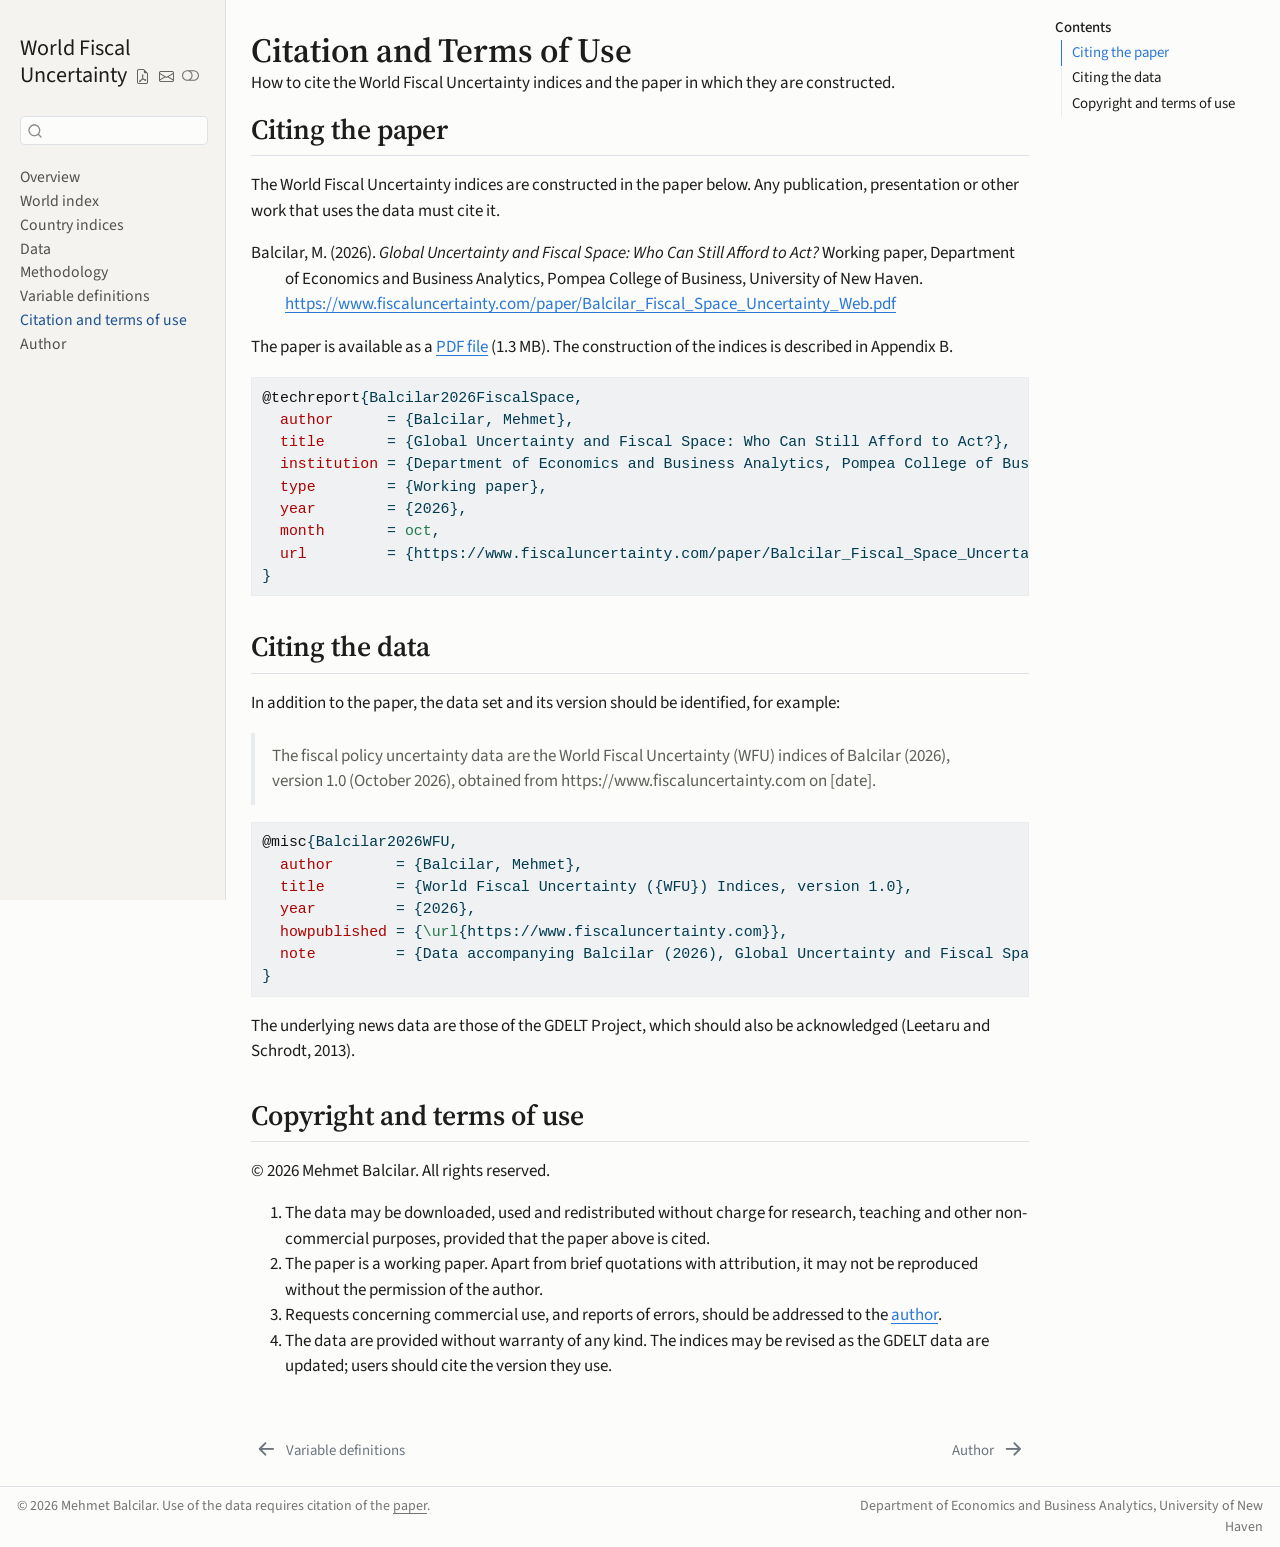
<file: cite.html>
<!DOCTYPE html>
<html xmlns="http://www.w3.org/1999/xhtml" lang="en" xml:lang="en"><head>

<meta charset="utf-8">
<meta name="generator" content="quarto-1.10.18">

<meta name="viewport" content="width=device-width, initial-scale=1.0, user-scalable=yes">

<meta name="description" content="How to cite the World Fiscal Uncertainty indices and the paper in which they are constructed.">

<title>Citation and Terms of Use – World Fiscal Uncertainty</title>
<style>
/* Default styles provided by pandoc.
** See https://pandoc.org/MANUAL.html#variables-for-html for config info.
*/
span.smallcaps{font-variant: small-caps;}
div.columns{display: flex; gap: 1.5em;}
div.column{flex: auto;}
@media screen {
div.columns{gap: min(4vw, 1.5em);}
div.column{overflow-x: auto;}
}
div.hanging-indent{margin-left: 1.5em; text-indent: -1.5em;}
ul.task-list{list-style: none;}
ul.task-list li input[type="checkbox"] {
  width: 0.8em;
  margin: 0 0.8em 0.2em -1em; /* quarto-specific, see https://github.com/quarto-dev/quarto-cli/issues/4556 */ 
  vertical-align: middle;
}
/* CSS for syntax highlighting */
html { -webkit-text-size-adjust: 100%; }
pre > code.sourceCode { white-space: pre; position: relative; }
pre > code.sourceCode > span { display: inline-block; line-height: 1.25; }
pre > code.sourceCode > span:empty { height: 1.2em; }
.sourceCode { overflow: visible; }
code.sourceCode > span { color: inherit; text-decoration: inherit; }
div.sourceCode { margin: 1em 0; }
pre.sourceCode { margin: 0; }
@media screen {
div.sourceCode { overflow: auto; }
}
@media print {
pre > code.sourceCode { white-space: pre-wrap; }
pre > code.sourceCode > span { text-indent: -5em; padding-left: 5em; }
}
pre.numberSource code
  { counter-reset: source-line 0; }
pre.numberSource code > span
  { position: relative; left: -4em; counter-increment: source-line; }
pre.numberSource code > span > a:first-child::before
  { content: counter(source-line);
    position: relative; left: -1em; text-align: right; vertical-align: baseline;
    border: none; display: inline-block;
    -webkit-touch-callout: none; -webkit-user-select: none;
    -khtml-user-select: none; -moz-user-select: none;
    -ms-user-select: none; user-select: none;
    padding: 0 4px; width: 4em;
  }
pre.numberSource { margin-left: 3em;  padding-left: 4px; }
div.sourceCode
  {   }
@media screen {
pre > code.sourceCode > span > a:first-child::before { text-decoration: underline; }
}
</style>


<script src="site_libs/quarto-nav/quarto-nav.js"></script>
<script src="site_libs/clipboard/clipboard.min.js"></script>
<script src="site_libs/quarto-search/autocomplete.umd.js"></script>
<script src="site_libs/quarto-search/fuse.min.js"></script>
<script src="site_libs/quarto-search/quarto-search.js"></script>
<meta name="quarto:offset" content="./">
<link href="./about.html" rel="next">
<link href="./variables.html" rel="prev">
<link href="./images/logo.svg" rel="icon" type="image/svg+xml">
<script src="site_libs/quarto-html/quarto.js" type="module"></script>
<script src="site_libs/quarto-html/tabsets/tabsets.js" type="module"></script>
<script src="site_libs/quarto-html/popper.min.js"></script>
<script src="site_libs/quarto-html/tippy.umd.min.js"></script>
<script src="site_libs/quarto-html/anchor.min.js"></script>
<link href="site_libs/quarto-html/tippy.css" rel="stylesheet">
<link href="site_libs/quarto-html/quarto-syntax-highlighting-64a204ab8560d761af7679ceaba22944.css" rel="stylesheet" class="quarto-color-scheme" id="quarto-text-highlighting-styles">
<link href="site_libs/quarto-html/quarto-syntax-highlighting-dark-b85bc7c33db8c58e0ec93c3465666fed.css" rel="stylesheet" class="quarto-color-scheme quarto-color-alternate" id="quarto-text-highlighting-styles">
<link href="site_libs/quarto-html/quarto-syntax-highlighting-64a204ab8560d761af7679ceaba22944.css" rel="stylesheet" class="quarto-color-scheme-extra" id="quarto-text-highlighting-styles">
<script src="site_libs/bootstrap/bootstrap.min.js"></script>
<link href="site_libs/bootstrap/bootstrap-icons.css" rel="stylesheet">
<link href="site_libs/bootstrap/bootstrap-63ce7d26b2dd00be55d4fdd26534a33b.min.css" rel="stylesheet" append-hash="true" class="quarto-color-scheme" id="quarto-bootstrap" data-mode="light">
<link href="site_libs/bootstrap/bootstrap-dark-03875e6042323cee8f7f2c991748ff84.min.css" rel="stylesheet" append-hash="true" class="quarto-color-scheme quarto-color-alternate" id="quarto-bootstrap" data-mode="dark">
<link href="site_libs/bootstrap/bootstrap-63ce7d26b2dd00be55d4fdd26534a33b.min.css" rel="stylesheet" append-hash="true" class="quarto-color-scheme-extra" id="quarto-bootstrap" data-mode="light">
<script id="quarto-search-options" type="application/json">{
  "location": "sidebar",
  "copy-button": false,
  "collapse-after": 3,
  "panel-placement": "start",
  "type": "textbox",
  "limit": 50,
  "keyboard-shortcut": [
    "f",
    "/",
    "s"
  ],
  "show-item-context": false,
  "language": {
    "search-no-results-text": "No results",
    "search-matching-documents-text": "matching documents",
    "search-copy-link-title": "Copy link to search",
    "search-hide-matches-text": "Hide additional matches",
    "search-more-match-text": "more match in this document",
    "search-more-matches-text": "more matches in this document",
    "search-clear-button-title": "Clear",
    "search-text-placeholder": "",
    "search-detached-cancel-button-title": "Cancel",
    "search-submit-button-title": "Submit",
    "search-label": "Search"
  }
}</script>
<style>html{ scroll-behavior: smooth; }</style>


<link rel="stylesheet" href="styles.css">
<meta property="og:title" content="Citation and Terms of Use – World Fiscal Uncertainty">
<meta property="og:description" content="How to cite the World Fiscal Uncertainty indices and the paper in which they are constructed.">
<meta property="og:image" content="https://www.fiscaluncertainty.com/images/wfu.png">
<meta property="og:site_name" content="World Fiscal Uncertainty">
<meta property="og:image:height" content="577">
<meta property="og:image:width" content="1275">
</head>

<body class="nav-sidebar docked quarto-light"><script id="quarto-html-before-body" type="application/javascript">
    const toggleBodyColorMode = (bsSheetEl) => {
      const mode = bsSheetEl.getAttribute("data-mode");
      const bodyEl = window.document.querySelector("body");
      if (mode === "dark") {
        bodyEl.classList.add("quarto-dark");
        bodyEl.classList.remove("quarto-light");
      } else {
        bodyEl.classList.add("quarto-light");
        bodyEl.classList.remove("quarto-dark");
      }
    }
    const toggleBodyColorPrimary = () => {
      const bsSheetEl = window.document.querySelector("link#quarto-bootstrap:not([rel=disabled-stylesheet])");
      if (bsSheetEl) {
        toggleBodyColorMode(bsSheetEl);
      }
    }
    const setColorSchemeToggle = (alternate) => {
      const toggles = window.document.querySelectorAll('.quarto-color-scheme-toggle');
      for (let i=0; i < toggles.length; i++) {
        const toggle = toggles[i];
        if (toggle) {
          if (alternate) {
            toggle.classList.add("alternate");
          } else {
            toggle.classList.remove("alternate");
          }
        }
      }
    };
    const toggleColorMode = (alternate) => {
      // Switch the stylesheets
      const primaryStylesheets = window.document.querySelectorAll('link.quarto-color-scheme:not(.quarto-color-alternate)');
      const alternateStylesheets = window.document.querySelectorAll('link.quarto-color-scheme.quarto-color-alternate');
      manageTransitions('#quarto-margin-sidebar .nav-link', false);
      if (alternate) {
        // note: dark is layered on light, we don't disable primary!
        enableStylesheet(alternateStylesheets);
        for (const sheetNode of alternateStylesheets) {
          if (sheetNode.id === "quarto-bootstrap") {
            toggleBodyColorMode(sheetNode);
          }
        }
      } else {
        disableStylesheet(alternateStylesheets);
        enableStylesheet(primaryStylesheets)
        toggleBodyColorPrimary();
      }
      manageTransitions('#quarto-margin-sidebar .nav-link', true);
      // Switch the toggles
      setColorSchemeToggle(alternate)
      // Hack to workaround the fact that safari doesn't
      // properly recolor the scrollbar when toggling (#1455)
      if (navigator.userAgent.indexOf('Safari') > 0 && navigator.userAgent.indexOf('Chrome') == -1) {
        manageTransitions("body", false);
        window.scrollTo(0, 1);
        setTimeout(() => {
          window.scrollTo(0, 0);
          manageTransitions("body", true);
        }, 40);
      }
    }
    const disableStylesheet = (stylesheets) => {
      for (let i=0; i < stylesheets.length; i++) {
        const stylesheet = stylesheets[i];
        stylesheet.rel = 'disabled-stylesheet';
      }
    }
    const enableStylesheet = (stylesheets) => {
      for (let i=0; i < stylesheets.length; i++) {
        const stylesheet = stylesheets[i];
        if(stylesheet.rel !== 'stylesheet') { // for Chrome, which will still FOUC without this check
          stylesheet.rel = 'stylesheet';
        }
      }
    }
    const manageTransitions = (selector, allowTransitions) => {
      const els = window.document.querySelectorAll(selector);
      for (let i=0; i < els.length; i++) {
        const el = els[i];
        if (allowTransitions) {
          el.classList.remove('notransition');
        } else {
          el.classList.add('notransition');
        }
      }
    }
    const isFileUrl = () => {
      return window.location.protocol === 'file:';
    }
    const hasAlternateSentinel = () => {
      let styleSentinel = getColorSchemeSentinel();
      if (styleSentinel !== null) {
        return styleSentinel === "alternate";
      } else {
        return false;
      }
    }
    const setStyleSentinel = (alternate) => {
      const value = alternate ? "alternate" : "default";
      if (!isFileUrl()) {
        window.localStorage.setItem("quarto-color-scheme", value);
      } else {
        localAlternateSentinel = value;
      }
    }
    const getColorSchemeSentinel = () => {
      if (!isFileUrl()) {
        const storageValue = window.localStorage.getItem("quarto-color-scheme");
        return storageValue != null ? storageValue : localAlternateSentinel;
      } else {
        return localAlternateSentinel;
      }
    }
    const toggleGiscusIfUsed = (isAlternate, darkModeDefault) => {
      const baseTheme = document.querySelector('#giscus-base-theme')?.value ?? 'light';
      const alternateTheme = document.querySelector('#giscus-alt-theme')?.value ?? 'dark';
      let newTheme = '';
      if(authorPrefersDark) {
        newTheme = isAlternate ? baseTheme : alternateTheme;
      } else {
        newTheme = isAlternate ? alternateTheme : baseTheme;
      }
      const changeGiscusTheme = () => {
        // From: https://github.com/giscus/giscus/issues/336
        const sendMessage = (message) => {
          const iframe = document.querySelector('iframe.giscus-frame');
          if (!iframe) return;
          iframe.contentWindow.postMessage({ giscus: message }, 'https://giscus.app');
        }
        sendMessage({
          setConfig: {
            theme: newTheme
          }
        });
      }
      const isGiscussLoaded = window.document.querySelector('iframe.giscus-frame') !== null;
      if (isGiscussLoaded) {
        changeGiscusTheme();
      }
    };
    const authorPrefersDark = false;
    const darkModeDefault = authorPrefersDark;
      document.querySelector('link#quarto-text-highlighting-styles.quarto-color-scheme-extra').rel = 'disabled-stylesheet';
      document.querySelector('link#quarto-bootstrap.quarto-color-scheme-extra').rel = 'disabled-stylesheet';
    let localAlternateSentinel = darkModeDefault ? 'alternate' : 'default';
    // Dark / light mode switch
    window.quartoToggleColorScheme = () => {
      // Read the current dark / light value
      let toAlternate = !hasAlternateSentinel();
      toggleColorMode(toAlternate);
      setStyleSentinel(toAlternate);
      toggleGiscusIfUsed(toAlternate, darkModeDefault);
      window.dispatchEvent(new Event('resize'));
    };
    // Switch to dark mode if need be
    if (hasAlternateSentinel()) {
      toggleColorMode(true);
    } else {
      toggleColorMode(false);
    }
  </script>

<div id="quarto-search-results"></div>
  <header id="quarto-header" class="headroom fixed-top">
  <nav class="quarto-secondary-nav">
    <div class="container-fluid d-flex">
      <button type="button" class="quarto-btn-toggle btn" data-bs-toggle="collapse" role="button" data-bs-target=".quarto-sidebar-collapse-item" aria-controls="quarto-sidebar" aria-expanded="false" aria-label="Toggle sidebar navigation" onclick="if (window.quartoToggleHeadroom) { window.quartoToggleHeadroom(); }">
        <i class="bi bi-layout-text-sidebar-reverse"></i>
      </button>
        <nav class="quarto-page-breadcrumbs" aria-label="breadcrumb"><ol class="breadcrumb"><li class="breadcrumb-item"><a href="./cite.html">Citation and terms of use</a></li></ol></nav>
        <a class="flex-grow-1" role="navigation" data-bs-toggle="collapse" data-bs-target=".quarto-sidebar-collapse-item" aria-controls="quarto-sidebar" aria-expanded="false" aria-label="Toggle sidebar navigation" onclick="if (window.quartoToggleHeadroom) { window.quartoToggleHeadroom(); }">      
        </a>
      <button type="button" class="btn quarto-search-button" aria-label="Search" onclick="window.quartoOpenSearch();">
        <i class="bi bi-search"></i>
      </button>
    </div>
  </nav>
</header>
<!-- content -->
<div id="quarto-content" class="quarto-container page-columns page-rows-contents page-layout-article">
<!-- sidebar -->
  <nav id="quarto-sidebar" class="sidebar collapse collapse-horizontal quarto-sidebar-collapse-item sidebar-navigation docked overflow-auto">
    <div class="pt-lg-2 mt-2 text-left sidebar-header">
    <div class="sidebar-title mb-0 py-0">
      <a href="./">World Fiscal Uncertainty</a> 
        <div class="sidebar-tools-main tools-wide">
    <a href="./paper/Balcilar_Fiscal_Space_Uncertainty_Web.pdf" title="Paper (PDF)" class="quarto-navigation-tool px-1" aria-label="Paper (PDF)"><i class="bi bi-file-earmark-pdf"></i></a>
    <a href="mailto:mbalcilar@newhaven.edu" title="Contact" class="quarto-navigation-tool px-1" aria-label="Contact"><i class="bi bi-envelope"></i></a>
  <a href="" class="quarto-color-scheme-toggle quarto-navigation-tool  px-1" onclick="window.quartoToggleColorScheme(); return false;" title="Toggle dark mode"><i class="bi"></i></a>
</div>
    </div>
      </div>
        <div class="mt-2 flex-shrink-0 align-items-center">
        <div class="sidebar-search">
        <div id="quarto-search" class="" title="Search"></div>
        </div>
        </div>
    <div class="sidebar-menu-container"> 
    <ul class="list-unstyled mt-1">
        <li class="sidebar-item">
  <div class="sidebar-item-container"> 
  <a href="./index.html" class="sidebar-item-text sidebar-link">
 <span class="menu-text">Overview</span></a>
  </div>
</li>
        <li class="sidebar-item">
  <div class="sidebar-item-container"> 
  <a href="./wfu.html" class="sidebar-item-text sidebar-link">
 <span class="menu-text">World index</span></a>
  </div>
</li>
        <li class="sidebar-item">
  <div class="sidebar-item-container"> 
  <a href="./countries.html" class="sidebar-item-text sidebar-link">
 <span class="menu-text">Country indices</span></a>
  </div>
</li>
        <li class="sidebar-item">
  <div class="sidebar-item-container"> 
  <a href="./data.html" class="sidebar-item-text sidebar-link">
 <span class="menu-text">Data</span></a>
  </div>
</li>
        <li class="sidebar-item">
  <div class="sidebar-item-container"> 
  <a href="./methodology.html" class="sidebar-item-text sidebar-link">
 <span class="menu-text">Methodology</span></a>
  </div>
</li>
        <li class="sidebar-item">
  <div class="sidebar-item-container"> 
  <a href="./variables.html" class="sidebar-item-text sidebar-link">
 <span class="menu-text">Variable definitions</span></a>
  </div>
</li>
        <li class="sidebar-item">
  <div class="sidebar-item-container"> 
  <a href="./cite.html" class="sidebar-item-text sidebar-link active">
 <span class="menu-text">Citation and terms of use</span></a>
  </div>
</li>
        <li class="sidebar-item">
  <div class="sidebar-item-container"> 
  <a href="./about.html" class="sidebar-item-text sidebar-link">
 <span class="menu-text">Author</span></a>
  </div>
</li>
    </ul>
    </div>
</nav>
<div id="quarto-sidebar-glass" class="quarto-sidebar-collapse-item" data-bs-toggle="collapse" data-bs-target=".quarto-sidebar-collapse-item"></div>
<!-- margin-sidebar -->
    <div id="quarto-margin-sidebar" class="sidebar margin-sidebar">
        <nav id="TOC" role="doc-toc" class="toc-active">
    <h2 id="toc-title">Contents</h2>
   
  <ul>
  <li><a href="#citing-the-paper" id="toc-citing-the-paper" class="nav-link active" data-scroll-target="#citing-the-paper">Citing the paper</a></li>
  <li><a href="#citing-the-data" id="toc-citing-the-data" class="nav-link" data-scroll-target="#citing-the-data">Citing the data</a></li>
  <li><a href="#copyright-and-terms-of-use" id="toc-copyright-and-terms-of-use" class="nav-link" data-scroll-target="#copyright-and-terms-of-use">Copyright and terms of use</a></li>
  </ul>
</nav>
    </div>
<!-- main -->
<main class="content" id="quarto-document-content">


<header id="title-block-header" class="quarto-title-block default">
<div class="quarto-title">
<h1 class="title">Citation and Terms of Use</h1>
</div>

<div>
  <div class="description">
    How to cite the World Fiscal Uncertainty indices and the paper in which they are constructed.
  </div>
</div>


<div class="quarto-title-meta">

    
  
    
  </div>
  


</header>


<section id="citing-the-paper" class="level2">
<h2 class="anchored" data-anchor-id="citing-the-paper">Citing the paper</h2>
<p>The World Fiscal Uncertainty indices are constructed in the paper below. Any publication, presentation or other work that uses the data must cite it.</p>
<div class="reference">
<p>Balcilar, M. (2026). <em>Global Uncertainty and Fiscal Space: Who Can Still Afford to Act?</em> Working paper, Department of Economics and Business Analytics, Pompea College of Business, University of New Haven. <a href="https://www.fiscaluncertainty.com/paper/Balcilar_Fiscal_Space_Uncertainty_Web.pdf" class="uri">https://www.fiscaluncertainty.com/paper/Balcilar_Fiscal_Space_Uncertainty_Web.pdf</a></p>
</div>
<p>The paper is available as a <a href="paper/Balcilar_Fiscal_Space_Uncertainty_Web.pdf">PDF file</a> (1.3 MB). The construction of the indices is described in Appendix B.</p>
<div class="code-copy-outer-scaffold"><div class="sourceCode" id="cb1"><pre class="sourceCode bibtex code-with-copy"><code class="sourceCode bibtex"><span id="cb1-1"><a href="#cb1-1" aria-hidden="true" tabindex="-1"></a><span class="va">@techreport</span>{<span class="ot">Balcilar2026FiscalSpace</span>,</span>
<span id="cb1-2"><a href="#cb1-2" aria-hidden="true" tabindex="-1"></a>  <span class="dt">author</span>      = {Balcilar, Mehmet},</span>
<span id="cb1-3"><a href="#cb1-3" aria-hidden="true" tabindex="-1"></a>  <span class="dt">title</span>       = {Global Uncertainty and Fiscal Space: Who Can Still Afford to Act?},</span>
<span id="cb1-4"><a href="#cb1-4" aria-hidden="true" tabindex="-1"></a>  <span class="dt">institution</span> = {Department of Economics and Business Analytics, Pompea College of Business, University of New Haven},</span>
<span id="cb1-5"><a href="#cb1-5" aria-hidden="true" tabindex="-1"></a>  <span class="dt">type</span>        = {Working paper},</span>
<span id="cb1-6"><a href="#cb1-6" aria-hidden="true" tabindex="-1"></a>  <span class="dt">year</span>        = {2026},</span>
<span id="cb1-7"><a href="#cb1-7" aria-hidden="true" tabindex="-1"></a>  <span class="dt">month</span>       = <span class="st">oct</span>,</span>
<span id="cb1-8"><a href="#cb1-8" aria-hidden="true" tabindex="-1"></a>  <span class="dt">url</span>         = {https://www.fiscaluncertainty.com/paper/Balcilar_Fiscal_Space_Uncertainty_Web.pdf}</span>
<span id="cb1-9"><a href="#cb1-9" aria-hidden="true" tabindex="-1"></a>}</span></code></pre></div><button title="Copy to Clipboard" class="code-copy-button"><i class="bi"></i></button></div>
</section>
<section id="citing-the-data" class="level2">
<h2 class="anchored" data-anchor-id="citing-the-data">Citing the data</h2>
<p>In addition to the paper, the data set and its version should be identified, for example:</p>
<blockquote class="blockquote">
<p>The fiscal policy uncertainty data are the World Fiscal Uncertainty (WFU) indices of Balcilar (2026), version 1.0 (October 2026), obtained from https://www.fiscaluncertainty.com on [date].</p>
</blockquote>
<div class="code-copy-outer-scaffold"><div class="sourceCode" id="cb2"><pre class="sourceCode bibtex code-with-copy"><code class="sourceCode bibtex"><span id="cb2-1"><a href="#cb2-1" aria-hidden="true" tabindex="-1"></a><span class="va">@misc</span>{<span class="ot">Balcilar2026WFU</span>,</span>
<span id="cb2-2"><a href="#cb2-2" aria-hidden="true" tabindex="-1"></a>  <span class="dt">author</span>       = {Balcilar, Mehmet},</span>
<span id="cb2-3"><a href="#cb2-3" aria-hidden="true" tabindex="-1"></a>  <span class="dt">title</span>        = {World Fiscal Uncertainty ({WFU}) Indices, version 1.0},</span>
<span id="cb2-4"><a href="#cb2-4" aria-hidden="true" tabindex="-1"></a>  <span class="dt">year</span>         = {2026},</span>
<span id="cb2-5"><a href="#cb2-5" aria-hidden="true" tabindex="-1"></a>  <span class="dt">howpublished</span> = {<span class="ch">\url</span>{https://www.fiscaluncertainty.com}},</span>
<span id="cb2-6"><a href="#cb2-6" aria-hidden="true" tabindex="-1"></a>  <span class="dt">note</span>         = {Data accompanying Balcilar (2026), Global Uncertainty and Fiscal Space: Who Can Still Afford to Act?}</span>
<span id="cb2-7"><a href="#cb2-7" aria-hidden="true" tabindex="-1"></a>}</span></code></pre></div><button title="Copy to Clipboard" class="code-copy-button"><i class="bi"></i></button></div>
<p>The underlying news data are those of the GDELT Project, which should also be acknowledged (Leetaru and Schrodt, 2013).</p>
</section>
<section id="copyright-and-terms-of-use" class="level2">
<h2 class="anchored" data-anchor-id="copyright-and-terms-of-use">Copyright and terms of use</h2>
<p>© 2026 Mehmet Balcilar. All rights reserved.</p>
<ol type="1">
<li>The data may be downloaded, used and redistributed without charge for research, teaching and other non-commercial purposes, provided that the paper above is cited.</li>
<li>The paper is a working paper. Apart from brief quotations with attribution, it may not be reproduced without the permission of the author.</li>
<li>Requests concerning commercial use, and reports of errors, should be addressed to the <a href="./about.html">author</a>.</li>
<li>The data are provided without warranty of any kind. The indices may be revised as the GDELT data are updated; users should cite the version they use.</li>
</ol>


</section>

</main> <!-- /main -->
<script id="quarto-html-after-body" type="application/javascript">
  window.document.addEventListener("DOMContentLoaded", function (event) {
    // Ensure there is a toggle, if there isn't float one in the top right
    if (window.document.querySelector('.quarto-color-scheme-toggle') === null) {
      const a = window.document.createElement('a');
      a.classList.add('top-right');
      a.classList.add('quarto-color-scheme-toggle');
      a.href = "";
      a.onclick = function() { try { window.quartoToggleColorScheme(); } catch {} return false; };
      const i = window.document.createElement("i");
      i.classList.add('bi');
      a.appendChild(i);
      window.document.body.appendChild(a);
    }
    setColorSchemeToggle(hasAlternateSentinel())
    const icon = "";
    const anchorJS = new window.AnchorJS();
    anchorJS.options = {
      placement: 'right',
      icon: icon
    };
    anchorJS.add('.anchored');
    const isCodeAnnotation = (el) => {
      for (const clz of el.classList) {
        if (clz.startsWith('code-annotation-')) {                     
          return true;
        }
      }
      return false;
    }
    const onCopySuccess = function(e) {
      // button target
      const button = e.trigger;
      // don't keep focus
      button.blur();
      // flash "checked"
      button.classList.add('code-copy-button-checked');
      var currentTitle = button.getAttribute("title");
      button.setAttribute("title", "Copied!");
      let tooltip;
      if (window.bootstrap) {
        button.setAttribute("data-bs-toggle", "tooltip");
        button.setAttribute("data-bs-placement", "left");
        button.setAttribute("data-bs-title", "Copied!");
        tooltip = new bootstrap.Tooltip(button, 
          { trigger: "manual", 
            customClass: "code-copy-button-tooltip",
            offset: [0, -8]});
        tooltip.show();    
      }
      setTimeout(function() {
        if (tooltip) {
          tooltip.hide();
          button.removeAttribute("data-bs-title");
          button.removeAttribute("data-bs-toggle");
          button.removeAttribute("data-bs-placement");
        }
        button.setAttribute("title", currentTitle);
        button.classList.remove('code-copy-button-checked');
      }, 1000);
      // clear code selection
      e.clearSelection();
    }
    const getTextToCopy = function(trigger) {
      const outerScaffold = trigger.parentElement.cloneNode(true);
      const codeEl = outerScaffold.querySelector('code');
      for (const childEl of codeEl.children) {
        if (isCodeAnnotation(childEl)) {
          childEl.remove();
        }
      }
      return codeEl.innerText;
    }
    const clipboard = new window.ClipboardJS('.code-copy-button:not([data-in-quarto-modal])', {
      text: getTextToCopy
    });
    clipboard.on('success', onCopySuccess);
    if (window.document.getElementById('quarto-embedded-source-code-modal')) {
      const clipboardModal = new window.ClipboardJS('.code-copy-button[data-in-quarto-modal]', {
        text: getTextToCopy,
        container: window.document.getElementById('quarto-embedded-source-code-modal')
      });
      clipboardModal.on('success', onCopySuccess);
    }
      var localhostRegex = new RegExp(/^(?:http|https):\/\/localhost\:?[0-9]*\//);
      var mailtoRegex = new RegExp(/^mailto:/);
        var filterRegex = new RegExp("https:\/\/www\.fiscaluncertainty\.com");
      var isInternal = (href) => {
          return filterRegex.test(href) || localhostRegex.test(href) || mailtoRegex.test(href);
      }
      // Inspect non-navigation links and adorn them if external
     var links = window.document.querySelectorAll('a[href]:not(.nav-link):not(.navbar-brand):not(.toc-action):not(.sidebar-link):not(.sidebar-item-toggle):not(.pagination-link):not(.no-external):not([aria-hidden]):not(.dropdown-item):not(.quarto-navigation-tool):not(.about-link)');
      for (var i=0; i<links.length; i++) {
        const link = links[i];
        if (!isInternal(link.href)) {
          // undo the damage that might have been done by quarto-nav.js in the case of
          // links that we want to consider external
          if (link.dataset.originalHref !== undefined) {
            link.href = link.dataset.originalHref;
          }
            // target, if specified
            link.setAttribute("target", "_blank");
            if (link.getAttribute("rel") === null) {
              link.setAttribute("rel", "noopener");
            }
        }
      }
    function tippyHover(el, contentFn, onTriggerFn, onUntriggerFn) {
      const config = {
        allowHTML: true,
        maxWidth: 500,
        delay: 100,
        arrow: false,
        appendTo: function(el) {
            return el.parentElement;
        },
        interactive: true,
        interactiveBorder: 10,
        theme: 'quarto',
        placement: 'bottom-start',
      };
      if (contentFn) {
        config.content = contentFn;
      }
      if (onTriggerFn) {
        config.onTrigger = onTriggerFn;
      }
      if (onUntriggerFn) {
        config.onUntrigger = onUntriggerFn;
      }
      window.tippy(el, config); 
    }
    const noterefs = window.document.querySelectorAll('a[role="doc-noteref"]');
    for (var i=0; i<noterefs.length; i++) {
      const ref = noterefs[i];
      tippyHover(ref, function() {
        // use id or data attribute instead here
        let href = ref.getAttribute('data-footnote-href') || ref.getAttribute('href');
        try { href = new URL(href).hash; } catch {}
        const id = href.replace(/^#\/?/, "");
        const note = window.document.getElementById(id);
        if (note) {
          return note.innerHTML;
        } else {
          return "";
        }
      });
    }
    const xrefs = window.document.querySelectorAll('a.quarto-xref');
    const processXRef = (id, note) => {
      // Strip column container classes
      const stripColumnClz = (el) => {
        el.classList.remove("page-full", "page-columns");
        if (el.children) {
          for (const child of el.children) {
            stripColumnClz(child);
          }
        }
      }
      stripColumnClz(note)
      if (id === null || id.startsWith('sec-')) {
        // Special case sections, only their first couple elements
        const container = document.createElement("div");
        if (note.children && note.children.length > 2) {
          container.appendChild(note.children[0].cloneNode(true));
          for (let i = 1; i < note.children.length; i++) {
            const child = note.children[i];
            if (child.tagName === "P" && child.innerText === "") {
              continue;
            } else {
              container.appendChild(child.cloneNode(true));
              break;
            }
          }
          if (window.Quarto?.typesetMath) {
            window.Quarto.typesetMath(container);
          }
          return container.innerHTML
        } else {
          if (window.Quarto?.typesetMath) {
            window.Quarto.typesetMath(note);
          }
          return note.innerHTML;
        }
      } else {
        // Remove any anchor links if they are present
        const anchorLink = note.querySelector('a.anchorjs-link');
        if (anchorLink) {
          anchorLink.remove();
        }
        if (window.Quarto?.typesetMath) {
          window.Quarto.typesetMath(note);
        }
        if (note.classList.contains("callout")) {
          return note.outerHTML;
        } else {
          return note.innerHTML;
        }
      }
    }
    for (var i=0; i<xrefs.length; i++) {
      const xref = xrefs[i];
      tippyHover(xref, undefined, function(instance) {
        instance.disable();
        let url = xref.getAttribute('href');
        let hash = undefined; 
        if (url.startsWith('#')) {
          hash = url;
        } else {
          try { hash = new URL(url).hash; } catch {}
        }
        if (hash) {
          const id = hash.replace(/^#\/?/, "");
          const note = window.document.getElementById(id);
          if (note !== null) {
            try {
              const html = processXRef(id, note.cloneNode(true));
              instance.setContent(html);
            } finally {
              instance.enable();
              instance.show();
            }
          } else {
            // See if we can fetch this
            fetch(url.split('#')[0])
            .then(res => res.text())
            .then(html => {
              const parser = new DOMParser();
              const htmlDoc = parser.parseFromString(html, "text/html");
              const note = htmlDoc.getElementById(id);
              if (note !== null) {
                const html = processXRef(id, note);
                instance.setContent(html);
              } 
            }).finally(() => {
              instance.enable();
              instance.show();
            });
          }
        } else {
          // See if we can fetch a full url (with no hash to target)
          // This is a special case and we should probably do some content thinning / targeting
          fetch(url)
          .then(res => res.text())
          .then(html => {
            const parser = new DOMParser();
            const htmlDoc = parser.parseFromString(html, "text/html");
            const note = htmlDoc.querySelector('main.content');
            if (note !== null) {
              // This should only happen for chapter cross references
              // (since there is no id in the URL)
              // remove the first header
              if (note.children.length > 0 && note.children[0].tagName === "HEADER") {
                note.children[0].remove();
              }
              const html = processXRef(null, note);
              instance.setContent(html);
            } 
          }).finally(() => {
            instance.enable();
            instance.show();
          });
        }
      }, function(instance) {
      });
    }
        let selectedAnnoteEl;
        const selectorForAnnotation = ( cell, annotation) => {
          let cellAttr = 'data-code-cell="' + cell + '"';
          let lineAttr = 'data-code-annotation="' +  annotation + '"';
          const selector = 'span[' + cellAttr + '][' + lineAttr + ']';
          return selector;
        }
        const selectCodeLines = (annoteEl) => {
          const doc = window.document;
          const targetCell = annoteEl.getAttribute("data-target-cell");
          const targetAnnotation = annoteEl.getAttribute("data-target-annotation");
          const annoteSpan = window.document.querySelector(selectorForAnnotation(targetCell, targetAnnotation));
          const lines = annoteSpan.getAttribute("data-code-lines").split(",");
          const lineIds = lines.map((line) => {
            return targetCell + "-" + line;
          })
          let top = null;
          let height = null;
          let parent = null;
          if (lineIds.length > 0) {
              //compute the position of the single el (top and bottom and make a div)
              const el = window.document.getElementById(lineIds[0]);
              top = el.offsetTop;
              height = el.offsetHeight;
              parent = el.parentElement.parentElement;
            if (lineIds.length > 1) {
              const lastEl = window.document.getElementById(lineIds[lineIds.length - 1]);
              const bottom = lastEl.offsetTop + lastEl.offsetHeight;
              height = bottom - top;
            }
            if (top !== null && height !== null && parent !== null) {
              // cook up a div (if necessary) and position it 
              let div = window.document.getElementById("code-annotation-line-highlight");
              if (div === null) {
                div = window.document.createElement("div");
                div.setAttribute("id", "code-annotation-line-highlight");
                div.style.position = 'absolute';
                parent.appendChild(div);
              }
              div.style.top = top - 2 + "px";
              div.style.height = height + 4 + "px";
              div.style.left = 0;
              let gutterDiv = window.document.getElementById("code-annotation-line-highlight-gutter");
              if (gutterDiv === null) {
                gutterDiv = window.document.createElement("div");
                gutterDiv.setAttribute("id", "code-annotation-line-highlight-gutter");
                gutterDiv.style.position = 'absolute';
                const codeCell = window.document.getElementById(targetCell);
                const gutter = codeCell.querySelector('.code-annotation-gutter');
                gutter.appendChild(gutterDiv);
              }
              gutterDiv.style.top = top - 2 + "px";
              gutterDiv.style.height = height + 4 + "px";
            }
            selectedAnnoteEl = annoteEl;
          }
        };
        const unselectCodeLines = () => {
          const elementsIds = ["code-annotation-line-highlight", "code-annotation-line-highlight-gutter"];
          elementsIds.forEach((elId) => {
            const div = window.document.getElementById(elId);
            if (div) {
              div.remove();
            }
          });
          selectedAnnoteEl = undefined;
        };
          // Handle positioning of the toggle
      window.addEventListener(
        "resize",
        throttle(() => {
          elRect = undefined;
          if (selectedAnnoteEl) {
            selectCodeLines(selectedAnnoteEl);
          }
        }, 10)
      );
      function throttle(fn, ms) {
      let throttle = false;
      let timer;
        return (...args) => {
          if(!throttle) { // first call gets through
              fn.apply(this, args);
              throttle = true;
          } else { // all the others get throttled
              if(timer) clearTimeout(timer); // cancel #2
              timer = setTimeout(() => {
                fn.apply(this, args);
                timer = throttle = false;
              }, ms);
          }
        };
      }
        // Attach click handler to the DT
        const annoteDls = window.document.querySelectorAll('dt[data-target-cell]');
        for (const annoteDlNode of annoteDls) {
          annoteDlNode.addEventListener('click', (event) => {
            const clickedEl = event.target;
            if (clickedEl !== selectedAnnoteEl) {
              unselectCodeLines();
              const activeEl = window.document.querySelector('dt[data-target-cell].code-annotation-active');
              if (activeEl) {
                activeEl.classList.remove('code-annotation-active');
              }
              selectCodeLines(clickedEl);
              clickedEl.classList.add('code-annotation-active');
            } else {
              // Unselect the line
              unselectCodeLines();
              clickedEl.classList.remove('code-annotation-active');
            }
          });
        }
    const findCites = (el) => {
      const parentEl = el.parentElement;
      if (parentEl) {
        const cites = parentEl.dataset.cites;
        if (cites) {
          return {
            el,
            cites: cites.split(' ')
          };
        } else {
          return findCites(el.parentElement)
        }
      } else {
        return undefined;
      }
    };
    var bibliorefs = window.document.querySelectorAll('a[role="doc-biblioref"]');
    for (var i=0; i<bibliorefs.length; i++) {
      const ref = bibliorefs[i];
      const citeInfo = findCites(ref);
      if (citeInfo) {
        tippyHover(citeInfo.el, function() {
          var popup = window.document.createElement('div');
          citeInfo.cites.forEach(function(cite) {
            var citeDiv = window.document.createElement('div');
            citeDiv.classList.add('hanging-indent');
            citeDiv.classList.add('csl-entry');
            var biblioDiv = window.document.getElementById('ref-' + cite);
            if (biblioDiv) {
              citeDiv.innerHTML = biblioDiv.innerHTML;
            }
            popup.appendChild(citeDiv);
          });
          return popup.innerHTML;
        });
      }
    }
  });
  </script>
<nav class="page-navigation">
  <div class="nav-page nav-page-previous">
      <a href="./variables.html" class="pagination-link" aria-label="Variable definitions">
        <i class="bi bi-arrow-left-short"></i> <span class="nav-page-text">Variable definitions</span>
      </a>          
  </div>
  <div class="nav-page nav-page-next">
      <a href="./about.html" class="pagination-link" aria-label="Author">
        <span class="nav-page-text">Author</span> <i class="bi bi-arrow-right-short"></i>
      </a>
  </div>
</nav>
</div> <!-- /content -->
<footer class="footer">
  <div class="nav-footer">
    <div class="nav-footer-left">
<p>© 2026 Mehmet Balcilar. Use of the data requires citation of the <a href="./cite.html">paper</a>.</p>
</div>   
    <div class="nav-footer-center">
      &nbsp;
    </div>
    <div class="nav-footer-right">
<p>Department of Economics and Business Analytics, University of New Haven</p>
</div>
  </div>
</footer>




<script src="site_libs/quarto-html/zenscroll-min.js"></script>
</body></html>
</file>
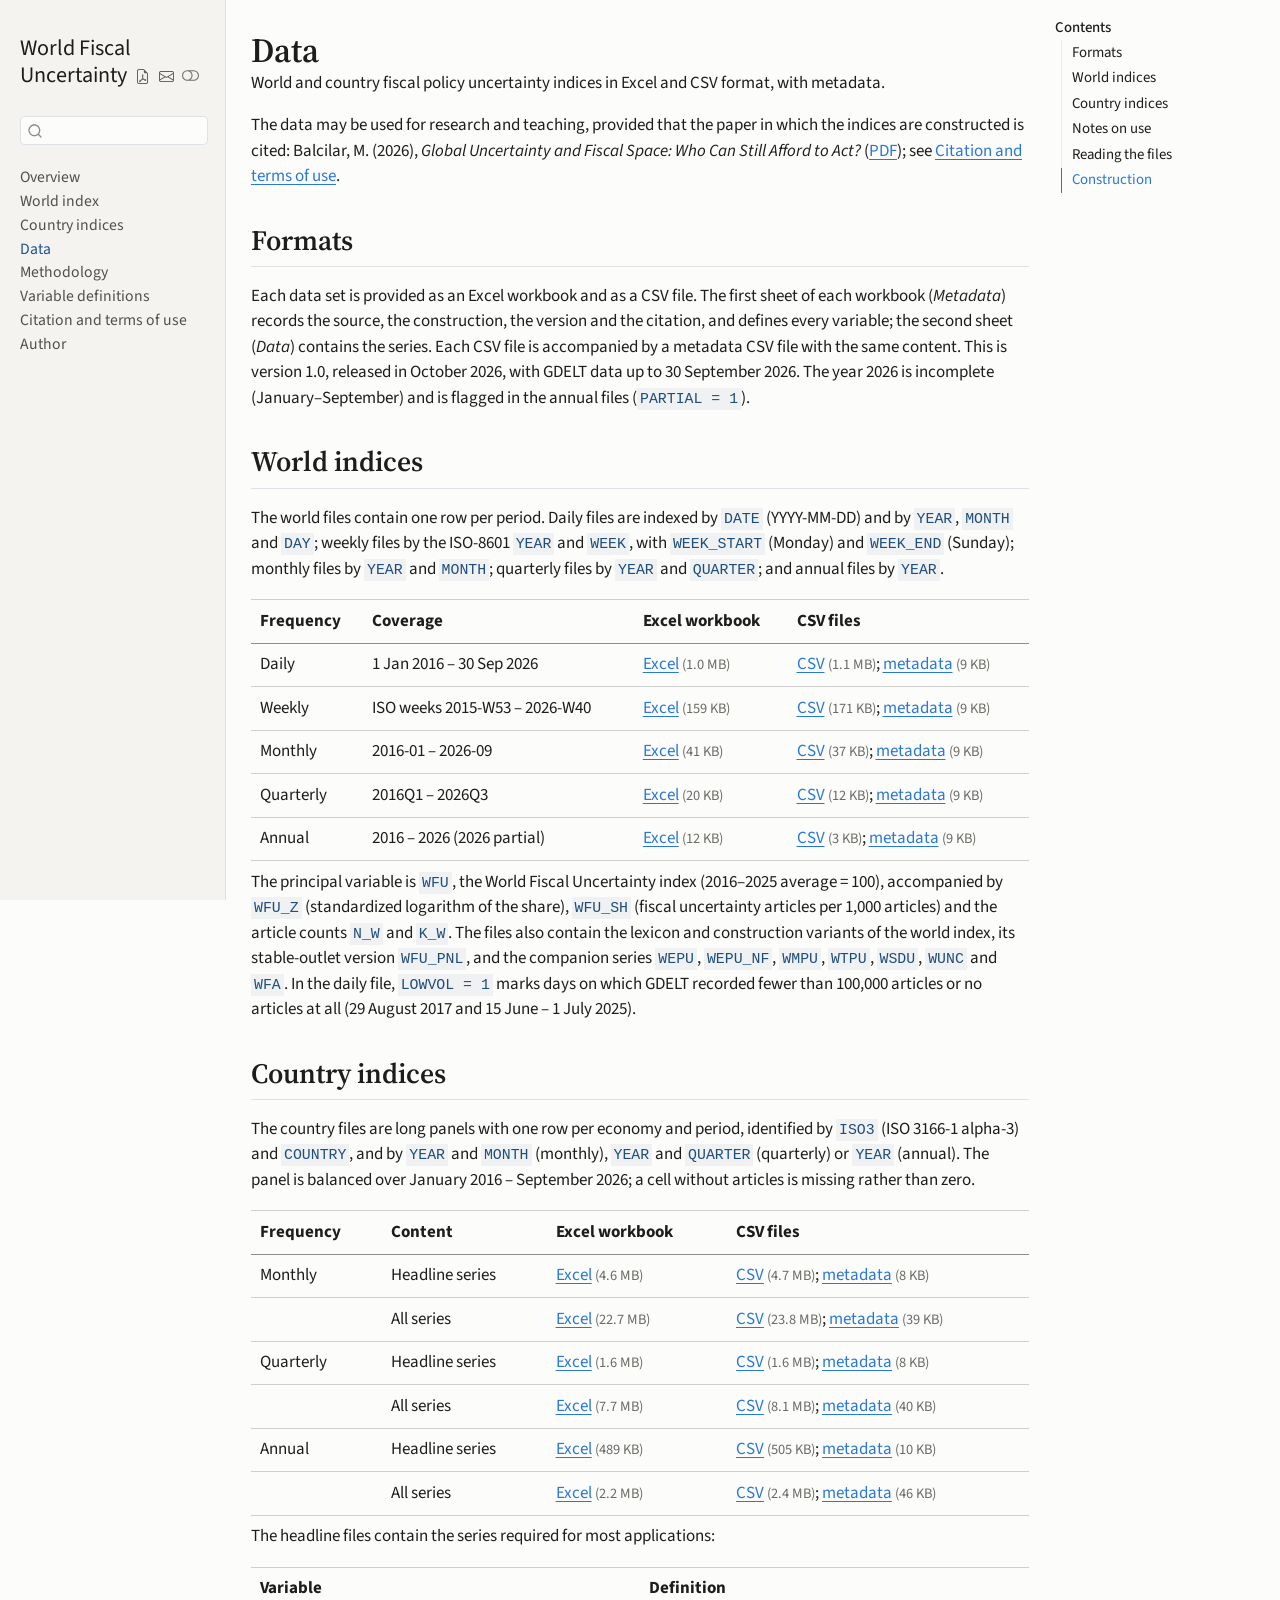
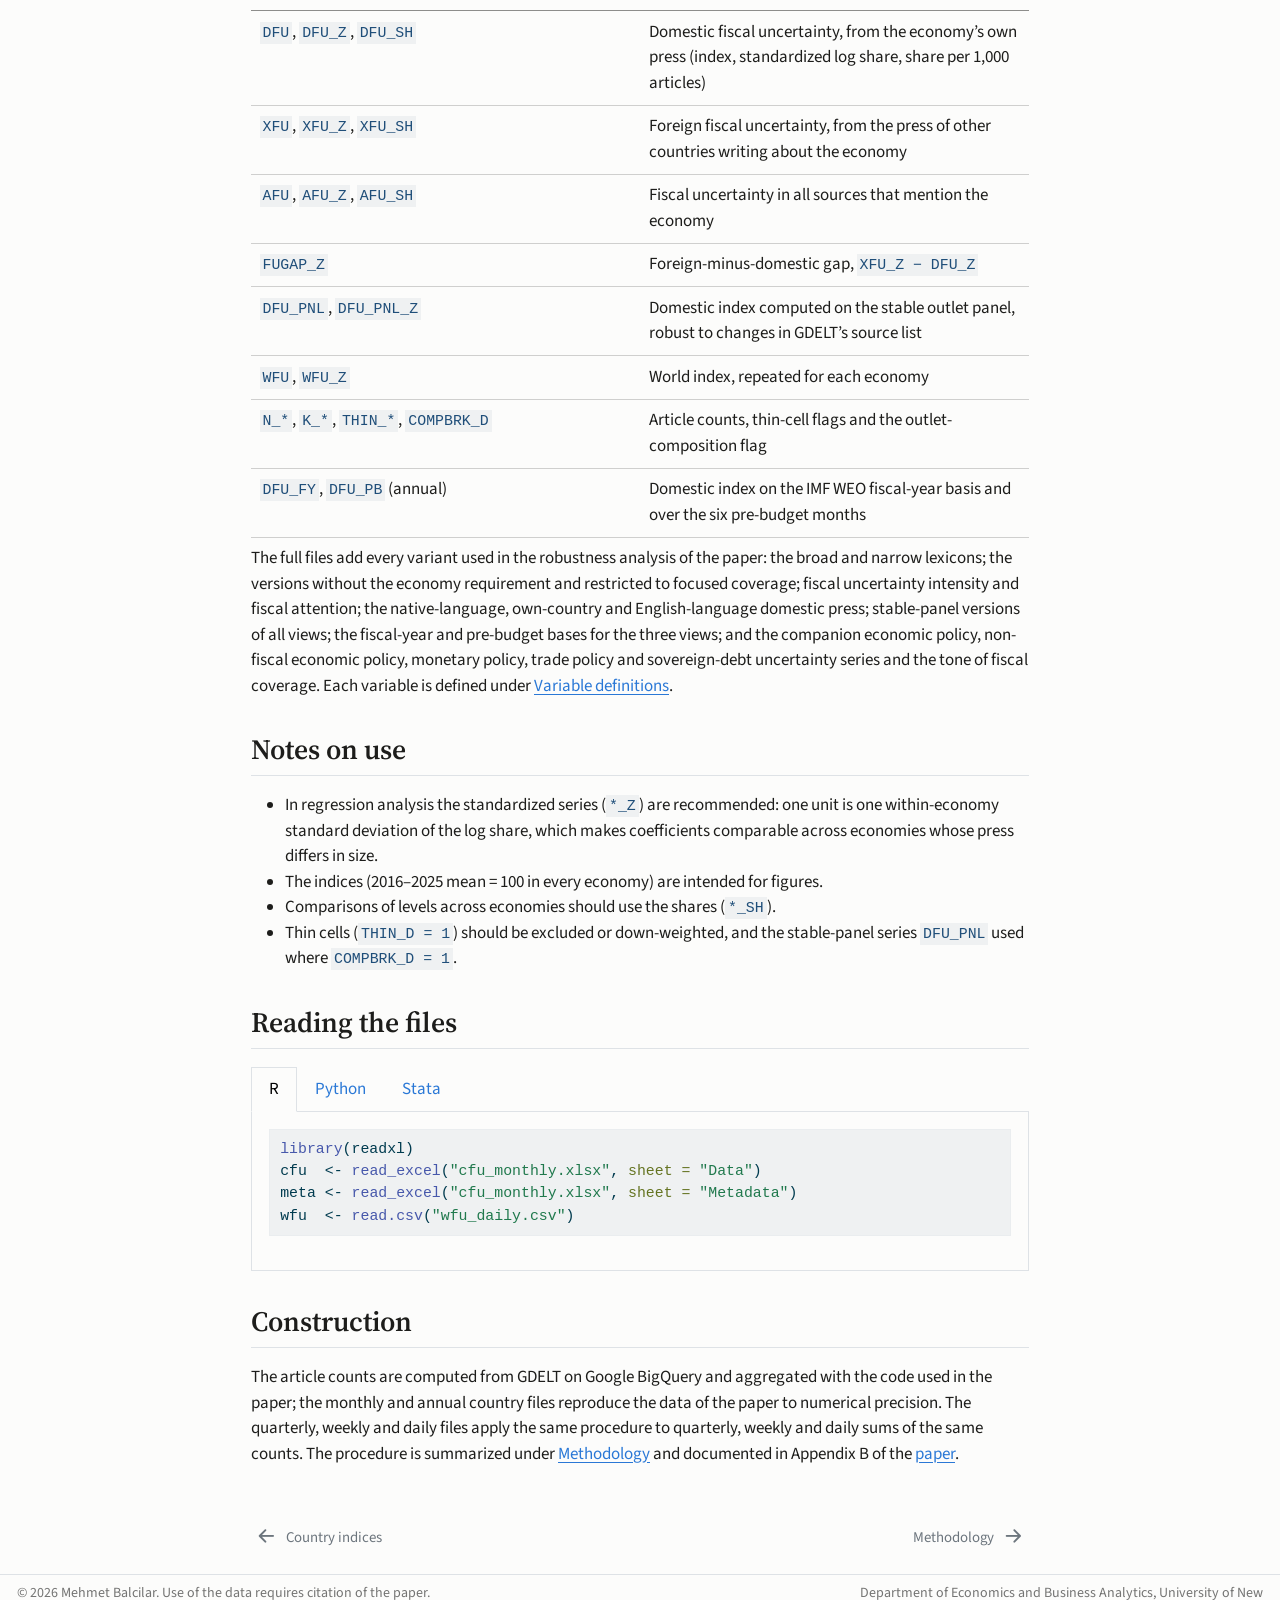
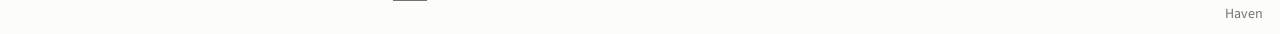
<file: data.html>
<!DOCTYPE html>
<html xmlns="http://www.w3.org/1999/xhtml" lang="en" xml:lang="en"><head>

<meta charset="utf-8">
<meta name="generator" content="quarto-1.10.18">

<meta name="viewport" content="width=device-width, initial-scale=1.0, user-scalable=yes">

<meta name="description" content="World and country fiscal policy uncertainty indices in Excel and CSV format, with metadata.">

<title>Data – World Fiscal Uncertainty</title>
<style>
/* Default styles provided by pandoc.
** See https://pandoc.org/MANUAL.html#variables-for-html for config info.
*/
span.smallcaps{font-variant: small-caps;}
div.columns{display: flex; gap: 1.5em;}
div.column{flex: auto;}
@media screen {
div.columns{gap: min(4vw, 1.5em);}
div.column{overflow-x: auto;}
}
div.hanging-indent{margin-left: 1.5em; text-indent: -1.5em;}
ul.task-list{list-style: none;}
ul.task-list li input[type="checkbox"] {
  width: 0.8em;
  margin: 0 0.8em 0.2em -1em; /* quarto-specific, see https://github.com/quarto-dev/quarto-cli/issues/4556 */ 
  vertical-align: middle;
}
/* CSS for syntax highlighting */
html { -webkit-text-size-adjust: 100%; }
pre > code.sourceCode { white-space: pre; position: relative; }
pre > code.sourceCode > span { display: inline-block; line-height: 1.25; }
pre > code.sourceCode > span:empty { height: 1.2em; }
.sourceCode { overflow: visible; }
code.sourceCode > span { color: inherit; text-decoration: inherit; }
div.sourceCode { margin: 1em 0; }
pre.sourceCode { margin: 0; }
@media screen {
div.sourceCode { overflow: auto; }
}
@media print {
pre > code.sourceCode { white-space: pre-wrap; }
pre > code.sourceCode > span { text-indent: -5em; padding-left: 5em; }
}
pre.numberSource code
  { counter-reset: source-line 0; }
pre.numberSource code > span
  { position: relative; left: -4em; counter-increment: source-line; }
pre.numberSource code > span > a:first-child::before
  { content: counter(source-line);
    position: relative; left: -1em; text-align: right; vertical-align: baseline;
    border: none; display: inline-block;
    -webkit-touch-callout: none; -webkit-user-select: none;
    -khtml-user-select: none; -moz-user-select: none;
    -ms-user-select: none; user-select: none;
    padding: 0 4px; width: 4em;
  }
pre.numberSource { margin-left: 3em;  padding-left: 4px; }
div.sourceCode
  {   }
@media screen {
pre > code.sourceCode > span > a:first-child::before { text-decoration: underline; }
}
</style>


<script src="site_libs/quarto-nav/quarto-nav.js"></script>
<script src="site_libs/clipboard/clipboard.min.js"></script>
<script src="site_libs/quarto-search/autocomplete.umd.js"></script>
<script src="site_libs/quarto-search/fuse.min.js"></script>
<script src="site_libs/quarto-search/quarto-search.js"></script>
<meta name="quarto:offset" content="./">
<link href="./methodology.html" rel="next">
<link href="./countries.html" rel="prev">
<link href="./images/logo.svg" rel="icon" type="image/svg+xml">
<script src="site_libs/quarto-html/quarto.js" type="module"></script>
<script src="site_libs/quarto-html/tabsets/tabsets.js" type="module"></script>
<script src="site_libs/quarto-html/popper.min.js"></script>
<script src="site_libs/quarto-html/tippy.umd.min.js"></script>
<script src="site_libs/quarto-html/anchor.min.js"></script>
<link href="site_libs/quarto-html/tippy.css" rel="stylesheet">
<link href="site_libs/quarto-html/quarto-syntax-highlighting-64a204ab8560d761af7679ceaba22944.css" rel="stylesheet" class="quarto-color-scheme" id="quarto-text-highlighting-styles">
<link href="site_libs/quarto-html/quarto-syntax-highlighting-dark-b85bc7c33db8c58e0ec93c3465666fed.css" rel="stylesheet" class="quarto-color-scheme quarto-color-alternate" id="quarto-text-highlighting-styles">
<link href="site_libs/quarto-html/quarto-syntax-highlighting-64a204ab8560d761af7679ceaba22944.css" rel="stylesheet" class="quarto-color-scheme-extra" id="quarto-text-highlighting-styles">
<script src="site_libs/bootstrap/bootstrap.min.js"></script>
<link href="site_libs/bootstrap/bootstrap-icons.css" rel="stylesheet">
<link href="site_libs/bootstrap/bootstrap-63ce7d26b2dd00be55d4fdd26534a33b.min.css" rel="stylesheet" append-hash="true" class="quarto-color-scheme" id="quarto-bootstrap" data-mode="light">
<link href="site_libs/bootstrap/bootstrap-dark-03875e6042323cee8f7f2c991748ff84.min.css" rel="stylesheet" append-hash="true" class="quarto-color-scheme quarto-color-alternate" id="quarto-bootstrap" data-mode="dark">
<link href="site_libs/bootstrap/bootstrap-63ce7d26b2dd00be55d4fdd26534a33b.min.css" rel="stylesheet" append-hash="true" class="quarto-color-scheme-extra" id="quarto-bootstrap" data-mode="light">
<script id="quarto-search-options" type="application/json">{
  "location": "sidebar",
  "copy-button": false,
  "collapse-after": 3,
  "panel-placement": "start",
  "type": "textbox",
  "limit": 50,
  "keyboard-shortcut": [
    "f",
    "/",
    "s"
  ],
  "show-item-context": false,
  "language": {
    "search-no-results-text": "No results",
    "search-matching-documents-text": "matching documents",
    "search-copy-link-title": "Copy link to search",
    "search-hide-matches-text": "Hide additional matches",
    "search-more-match-text": "more match in this document",
    "search-more-matches-text": "more matches in this document",
    "search-clear-button-title": "Clear",
    "search-text-placeholder": "",
    "search-detached-cancel-button-title": "Cancel",
    "search-submit-button-title": "Submit",
    "search-label": "Search"
  }
}</script>
<style>html{ scroll-behavior: smooth; }</style>


<link rel="stylesheet" href="styles.css">
<meta property="og:title" content="Data – World Fiscal Uncertainty">
<meta property="og:description" content="World and country fiscal policy uncertainty indices in Excel and CSV format, with metadata.">
<meta property="og:image" content="https://www.fiscaluncertainty.com/images/wfu.png">
<meta property="og:site_name" content="World Fiscal Uncertainty">
<meta property="og:image:height" content="577">
<meta property="og:image:width" content="1275">
</head>

<body class="nav-sidebar docked quarto-light"><script id="quarto-html-before-body" type="application/javascript">
    const toggleBodyColorMode = (bsSheetEl) => {
      const mode = bsSheetEl.getAttribute("data-mode");
      const bodyEl = window.document.querySelector("body");
      if (mode === "dark") {
        bodyEl.classList.add("quarto-dark");
        bodyEl.classList.remove("quarto-light");
      } else {
        bodyEl.classList.add("quarto-light");
        bodyEl.classList.remove("quarto-dark");
      }
    }
    const toggleBodyColorPrimary = () => {
      const bsSheetEl = window.document.querySelector("link#quarto-bootstrap:not([rel=disabled-stylesheet])");
      if (bsSheetEl) {
        toggleBodyColorMode(bsSheetEl);
      }
    }
    const setColorSchemeToggle = (alternate) => {
      const toggles = window.document.querySelectorAll('.quarto-color-scheme-toggle');
      for (let i=0; i < toggles.length; i++) {
        const toggle = toggles[i];
        if (toggle) {
          if (alternate) {
            toggle.classList.add("alternate");
          } else {
            toggle.classList.remove("alternate");
          }
        }
      }
    };
    const toggleColorMode = (alternate) => {
      // Switch the stylesheets
      const primaryStylesheets = window.document.querySelectorAll('link.quarto-color-scheme:not(.quarto-color-alternate)');
      const alternateStylesheets = window.document.querySelectorAll('link.quarto-color-scheme.quarto-color-alternate');
      manageTransitions('#quarto-margin-sidebar .nav-link', false);
      if (alternate) {
        // note: dark is layered on light, we don't disable primary!
        enableStylesheet(alternateStylesheets);
        for (const sheetNode of alternateStylesheets) {
          if (sheetNode.id === "quarto-bootstrap") {
            toggleBodyColorMode(sheetNode);
          }
        }
      } else {
        disableStylesheet(alternateStylesheets);
        enableStylesheet(primaryStylesheets)
        toggleBodyColorPrimary();
      }
      manageTransitions('#quarto-margin-sidebar .nav-link', true);
      // Switch the toggles
      setColorSchemeToggle(alternate)
      // Hack to workaround the fact that safari doesn't
      // properly recolor the scrollbar when toggling (#1455)
      if (navigator.userAgent.indexOf('Safari') > 0 && navigator.userAgent.indexOf('Chrome') == -1) {
        manageTransitions("body", false);
        window.scrollTo(0, 1);
        setTimeout(() => {
          window.scrollTo(0, 0);
          manageTransitions("body", true);
        }, 40);
      }
    }
    const disableStylesheet = (stylesheets) => {
      for (let i=0; i < stylesheets.length; i++) {
        const stylesheet = stylesheets[i];
        stylesheet.rel = 'disabled-stylesheet';
      }
    }
    const enableStylesheet = (stylesheets) => {
      for (let i=0; i < stylesheets.length; i++) {
        const stylesheet = stylesheets[i];
        if(stylesheet.rel !== 'stylesheet') { // for Chrome, which will still FOUC without this check
          stylesheet.rel = 'stylesheet';
        }
      }
    }
    const manageTransitions = (selector, allowTransitions) => {
      const els = window.document.querySelectorAll(selector);
      for (let i=0; i < els.length; i++) {
        const el = els[i];
        if (allowTransitions) {
          el.classList.remove('notransition');
        } else {
          el.classList.add('notransition');
        }
      }
    }
    const isFileUrl = () => {
      return window.location.protocol === 'file:';
    }
    const hasAlternateSentinel = () => {
      let styleSentinel = getColorSchemeSentinel();
      if (styleSentinel !== null) {
        return styleSentinel === "alternate";
      } else {
        return false;
      }
    }
    const setStyleSentinel = (alternate) => {
      const value = alternate ? "alternate" : "default";
      if (!isFileUrl()) {
        window.localStorage.setItem("quarto-color-scheme", value);
      } else {
        localAlternateSentinel = value;
      }
    }
    const getColorSchemeSentinel = () => {
      if (!isFileUrl()) {
        const storageValue = window.localStorage.getItem("quarto-color-scheme");
        return storageValue != null ? storageValue : localAlternateSentinel;
      } else {
        return localAlternateSentinel;
      }
    }
    const toggleGiscusIfUsed = (isAlternate, darkModeDefault) => {
      const baseTheme = document.querySelector('#giscus-base-theme')?.value ?? 'light';
      const alternateTheme = document.querySelector('#giscus-alt-theme')?.value ?? 'dark';
      let newTheme = '';
      if(authorPrefersDark) {
        newTheme = isAlternate ? baseTheme : alternateTheme;
      } else {
        newTheme = isAlternate ? alternateTheme : baseTheme;
      }
      const changeGiscusTheme = () => {
        // From: https://github.com/giscus/giscus/issues/336
        const sendMessage = (message) => {
          const iframe = document.querySelector('iframe.giscus-frame');
          if (!iframe) return;
          iframe.contentWindow.postMessage({ giscus: message }, 'https://giscus.app');
        }
        sendMessage({
          setConfig: {
            theme: newTheme
          }
        });
      }
      const isGiscussLoaded = window.document.querySelector('iframe.giscus-frame') !== null;
      if (isGiscussLoaded) {
        changeGiscusTheme();
      }
    };
    const authorPrefersDark = false;
    const darkModeDefault = authorPrefersDark;
      document.querySelector('link#quarto-text-highlighting-styles.quarto-color-scheme-extra').rel = 'disabled-stylesheet';
      document.querySelector('link#quarto-bootstrap.quarto-color-scheme-extra').rel = 'disabled-stylesheet';
    let localAlternateSentinel = darkModeDefault ? 'alternate' : 'default';
    // Dark / light mode switch
    window.quartoToggleColorScheme = () => {
      // Read the current dark / light value
      let toAlternate = !hasAlternateSentinel();
      toggleColorMode(toAlternate);
      setStyleSentinel(toAlternate);
      toggleGiscusIfUsed(toAlternate, darkModeDefault);
      window.dispatchEvent(new Event('resize'));
    };
    // Switch to dark mode if need be
    if (hasAlternateSentinel()) {
      toggleColorMode(true);
    } else {
      toggleColorMode(false);
    }
  </script>

<div id="quarto-search-results"></div>
  <header id="quarto-header" class="headroom fixed-top">
  <nav class="quarto-secondary-nav">
    <div class="container-fluid d-flex">
      <button type="button" class="quarto-btn-toggle btn" data-bs-toggle="collapse" role="button" data-bs-target=".quarto-sidebar-collapse-item" aria-controls="quarto-sidebar" aria-expanded="false" aria-label="Toggle sidebar navigation" onclick="if (window.quartoToggleHeadroom) { window.quartoToggleHeadroom(); }">
        <i class="bi bi-layout-text-sidebar-reverse"></i>
      </button>
        <nav class="quarto-page-breadcrumbs" aria-label="breadcrumb"><ol class="breadcrumb"><li class="breadcrumb-item"><a href="./data.html">Data</a></li></ol></nav>
        <a class="flex-grow-1" role="navigation" data-bs-toggle="collapse" data-bs-target=".quarto-sidebar-collapse-item" aria-controls="quarto-sidebar" aria-expanded="false" aria-label="Toggle sidebar navigation" onclick="if (window.quartoToggleHeadroom) { window.quartoToggleHeadroom(); }">      
        </a>
      <button type="button" class="btn quarto-search-button" aria-label="Search" onclick="window.quartoOpenSearch();">
        <i class="bi bi-search"></i>
      </button>
    </div>
  </nav>
</header>
<!-- content -->
<div id="quarto-content" class="quarto-container page-columns page-rows-contents page-layout-article">
<!-- sidebar -->
  <nav id="quarto-sidebar" class="sidebar collapse collapse-horizontal quarto-sidebar-collapse-item sidebar-navigation docked overflow-auto">
    <div class="pt-lg-2 mt-2 text-left sidebar-header">
    <div class="sidebar-title mb-0 py-0">
      <a href="./">World Fiscal Uncertainty</a> 
        <div class="sidebar-tools-main tools-wide">
    <a href="./paper/Balcilar_Fiscal_Space_Uncertainty_Web.pdf" title="Paper (PDF)" class="quarto-navigation-tool px-1" aria-label="Paper (PDF)"><i class="bi bi-file-earmark-pdf"></i></a>
    <a href="mailto:mbalcilar@newhaven.edu" title="Contact" class="quarto-navigation-tool px-1" aria-label="Contact"><i class="bi bi-envelope"></i></a>
  <a href="" class="quarto-color-scheme-toggle quarto-navigation-tool  px-1" onclick="window.quartoToggleColorScheme(); return false;" title="Toggle dark mode"><i class="bi"></i></a>
</div>
    </div>
      </div>
        <div class="mt-2 flex-shrink-0 align-items-center">
        <div class="sidebar-search">
        <div id="quarto-search" class="" title="Search"></div>
        </div>
        </div>
    <div class="sidebar-menu-container"> 
    <ul class="list-unstyled mt-1">
        <li class="sidebar-item">
  <div class="sidebar-item-container"> 
  <a href="./index.html" class="sidebar-item-text sidebar-link">
 <span class="menu-text">Overview</span></a>
  </div>
</li>
        <li class="sidebar-item">
  <div class="sidebar-item-container"> 
  <a href="./wfu.html" class="sidebar-item-text sidebar-link">
 <span class="menu-text">World index</span></a>
  </div>
</li>
        <li class="sidebar-item">
  <div class="sidebar-item-container"> 
  <a href="./countries.html" class="sidebar-item-text sidebar-link">
 <span class="menu-text">Country indices</span></a>
  </div>
</li>
        <li class="sidebar-item">
  <div class="sidebar-item-container"> 
  <a href="./data.html" class="sidebar-item-text sidebar-link active">
 <span class="menu-text">Data</span></a>
  </div>
</li>
        <li class="sidebar-item">
  <div class="sidebar-item-container"> 
  <a href="./methodology.html" class="sidebar-item-text sidebar-link">
 <span class="menu-text">Methodology</span></a>
  </div>
</li>
        <li class="sidebar-item">
  <div class="sidebar-item-container"> 
  <a href="./variables.html" class="sidebar-item-text sidebar-link">
 <span class="menu-text">Variable definitions</span></a>
  </div>
</li>
        <li class="sidebar-item">
  <div class="sidebar-item-container"> 
  <a href="./cite.html" class="sidebar-item-text sidebar-link">
 <span class="menu-text">Citation and terms of use</span></a>
  </div>
</li>
        <li class="sidebar-item">
  <div class="sidebar-item-container"> 
  <a href="./about.html" class="sidebar-item-text sidebar-link">
 <span class="menu-text">Author</span></a>
  </div>
</li>
    </ul>
    </div>
</nav>
<div id="quarto-sidebar-glass" class="quarto-sidebar-collapse-item" data-bs-toggle="collapse" data-bs-target=".quarto-sidebar-collapse-item"></div>
<!-- margin-sidebar -->
    <div id="quarto-margin-sidebar" class="sidebar margin-sidebar">
        <nav id="TOC" role="doc-toc" class="toc-active">
    <h2 id="toc-title">Contents</h2>
   
  <ul>
  <li><a href="#formats" id="toc-formats" class="nav-link active" data-scroll-target="#formats">Formats</a></li>
  <li><a href="#world-indices" id="toc-world-indices" class="nav-link" data-scroll-target="#world-indices">World indices</a></li>
  <li><a href="#country-indices" id="toc-country-indices" class="nav-link" data-scroll-target="#country-indices">Country indices</a></li>
  <li><a href="#notes-on-use" id="toc-notes-on-use" class="nav-link" data-scroll-target="#notes-on-use">Notes on use</a></li>
  <li><a href="#reading-the-files" id="toc-reading-the-files" class="nav-link" data-scroll-target="#reading-the-files">Reading the files</a></li>
  <li><a href="#construction" id="toc-construction" class="nav-link" data-scroll-target="#construction">Construction</a></li>
  </ul>
</nav>
    </div>
<!-- main -->
<main class="content" id="quarto-document-content">


<header id="title-block-header" class="quarto-title-block default">
<div class="quarto-title">
<h1 class="title">Data</h1>
</div>

<div>
  <div class="description">
    World and country fiscal policy uncertainty indices in Excel and CSV format, with metadata.
  </div>
</div>


<div class="quarto-title-meta">

    
  
    
  </div>
  


</header>


<p>The data may be used for research and teaching, provided that the paper in which the indices are constructed is cited: Balcilar, M. (2026), <em>Global Uncertainty and Fiscal Space: Who Can Still Afford to Act?</em> (<a href="paper/Balcilar_Fiscal_Space_Uncertainty_Web.pdf">PDF</a>); see <a href="./cite.html">Citation and terms of use</a>.</p>
<section id="formats" class="level2">
<h2 class="anchored" data-anchor-id="formats">Formats</h2>
<p>Each data set is provided as an Excel workbook and as a CSV file. The first sheet of each workbook (<em>Metadata</em>) records the source, the construction, the version and the citation, and defines every variable; the second sheet (<em>Data</em>) contains the series. Each CSV file is accompanied by a metadata CSV file with the same content. This is version 1.0, released in October 2026, with GDELT data up to 30 September 2026. The year 2026 is incomplete (January–September) and is flagged in the annual files (<code>PARTIAL = 1</code>).</p>
</section>
<section id="world-indices" class="level2">
<h2 class="anchored" data-anchor-id="world-indices">World indices</h2>
<p>The world files contain one row per period. Daily files are indexed by <code>DATE</code> (YYYY-MM-DD) and by <code>YEAR</code>, <code>MONTH</code> and <code>DAY</code>; weekly files by the ISO-8601 <code>YEAR</code> and <code>WEEK</code>, with <code>WEEK_START</code> (Monday) and <code>WEEK_END</code> (Sunday); monthly files by <code>YEAR</code> and <code>MONTH</code>; quarterly files by <code>YEAR</code> and <code>QUARTER</code>; and annual files by <code>YEAR</code>.</p>
<table class="caption-top table">
<thead>
<tr class="header">
<th>Frequency</th>
<th>Coverage</th>
<th>Excel workbook</th>
<th>CSV files</th>
</tr>
</thead>
<tbody>
<tr class="odd">
<td>Daily</td>
<td>1 Jan 2016 – 30 Sep 2026</td>
<td><a href="data/world/wfu_daily.xlsx" download="">Excel</a> <span class="fsize">(1.0 MB)</span></td>
<td><a href="data/world/wfu_daily.csv" download="">CSV</a> <span class="fsize">(1.1 MB)</span>; <a href="data/world/wfu_daily_metadata.csv" download="">metadata</a> <span class="fsize">(9 KB)</span></td>
</tr>
<tr class="even">
<td>Weekly</td>
<td>ISO weeks 2015-W53 – 2026-W40</td>
<td><a href="data/world/wfu_weekly.xlsx" download="">Excel</a> <span class="fsize">(159 KB)</span></td>
<td><a href="data/world/wfu_weekly.csv" download="">CSV</a> <span class="fsize">(171 KB)</span>; <a href="data/world/wfu_weekly_metadata.csv" download="">metadata</a> <span class="fsize">(9 KB)</span></td>
</tr>
<tr class="odd">
<td>Monthly</td>
<td>2016-01 – 2026-09</td>
<td><a href="data/world/wfu_monthly.xlsx" download="">Excel</a> <span class="fsize">(41 KB)</span></td>
<td><a href="data/world/wfu_monthly.csv" download="">CSV</a> <span class="fsize">(37 KB)</span>; <a href="data/world/wfu_monthly_metadata.csv" download="">metadata</a> <span class="fsize">(9 KB)</span></td>
</tr>
<tr class="even">
<td>Quarterly</td>
<td>2016Q1 – 2026Q3</td>
<td><a href="data/world/wfu_quarterly.xlsx" download="">Excel</a> <span class="fsize">(20 KB)</span></td>
<td><a href="data/world/wfu_quarterly.csv" download="">CSV</a> <span class="fsize">(12 KB)</span>; <a href="data/world/wfu_quarterly_metadata.csv" download="">metadata</a> <span class="fsize">(9 KB)</span></td>
</tr>
<tr class="odd">
<td>Annual</td>
<td>2016 – 2026 (2026 partial)</td>
<td><a href="data/world/wfu_annual.xlsx" download="">Excel</a> <span class="fsize">(12 KB)</span></td>
<td><a href="data/world/wfu_annual.csv" download="">CSV</a> <span class="fsize">(3 KB)</span>; <a href="data/world/wfu_annual_metadata.csv" download="">metadata</a> <span class="fsize">(9 KB)</span></td>
</tr>
</tbody>
</table>
<p>The principal variable is <code>WFU</code>, the World Fiscal Uncertainty index (2016–2025 average = 100), accompanied by <code>WFU_Z</code> (standardized logarithm of the share), <code>WFU_SH</code> (fiscal uncertainty articles per 1,000 articles) and the article counts <code>N_W</code> and <code>K_W</code>. The files also contain the lexicon and construction variants of the world index, its stable-outlet version <code>WFU_PNL</code>, and the companion series <code>WEPU</code>, <code>WEPU_NF</code>, <code>WMPU</code>, <code>WTPU</code>, <code>WSDU</code>, <code>WUNC</code> and <code>WFA</code>. In the daily file, <code>LOWVOL = 1</code> marks days on which GDELT recorded fewer than 100,000 articles or no articles at all (29 August 2017 and 15 June – 1 July 2025).</p>
</section>
<section id="country-indices" class="level2">
<h2 class="anchored" data-anchor-id="country-indices">Country indices</h2>
<p>The country files are long panels with one row per economy and period, identified by <code>ISO3</code> (ISO 3166-1 alpha-3) and <code>COUNTRY</code>, and by <code>YEAR</code> and <code>MONTH</code> (monthly), <code>YEAR</code> and <code>QUARTER</code> (quarterly) or <code>YEAR</code> (annual). The panel is balanced over January 2016 – September 2026; a cell without articles is missing rather than zero.</p>
<table class="caption-top table">
<thead>
<tr class="header">
<th>Frequency</th>
<th>Content</th>
<th>Excel workbook</th>
<th>CSV files</th>
</tr>
</thead>
<tbody>
<tr class="odd">
<td>Monthly</td>
<td>Headline series</td>
<td><a href="data/country/cfu_monthly.xlsx" download="">Excel</a> <span class="fsize">(4.6 MB)</span></td>
<td><a href="data/country/cfu_monthly.csv" download="">CSV</a> <span class="fsize">(4.7 MB)</span>; <a href="data/country/cfu_monthly_metadata.csv" download="">metadata</a> <span class="fsize">(8 KB)</span></td>
</tr>
<tr class="even">
<td></td>
<td>All series</td>
<td><a href="data/country/cfu_full_monthly.xlsx" download="">Excel</a> <span class="fsize">(22.7 MB)</span></td>
<td><a href="data/country/cfu_full_monthly.csv" download="">CSV</a> <span class="fsize">(23.8 MB)</span>; <a href="data/country/cfu_full_monthly_metadata.csv" download="">metadata</a> <span class="fsize">(39 KB)</span></td>
</tr>
<tr class="odd">
<td>Quarterly</td>
<td>Headline series</td>
<td><a href="data/country/cfu_quarterly.xlsx" download="">Excel</a> <span class="fsize">(1.6 MB)</span></td>
<td><a href="data/country/cfu_quarterly.csv" download="">CSV</a> <span class="fsize">(1.6 MB)</span>; <a href="data/country/cfu_quarterly_metadata.csv" download="">metadata</a> <span class="fsize">(8 KB)</span></td>
</tr>
<tr class="even">
<td></td>
<td>All series</td>
<td><a href="data/country/cfu_full_quarterly.xlsx" download="">Excel</a> <span class="fsize">(7.7 MB)</span></td>
<td><a href="data/country/cfu_full_quarterly.csv" download="">CSV</a> <span class="fsize">(8.1 MB)</span>; <a href="data/country/cfu_full_quarterly_metadata.csv" download="">metadata</a> <span class="fsize">(40 KB)</span></td>
</tr>
<tr class="odd">
<td>Annual</td>
<td>Headline series</td>
<td><a href="data/country/cfu_annual.xlsx" download="">Excel</a> <span class="fsize">(489 KB)</span></td>
<td><a href="data/country/cfu_annual.csv" download="">CSV</a> <span class="fsize">(505 KB)</span>; <a href="data/country/cfu_annual_metadata.csv" download="">metadata</a> <span class="fsize">(10 KB)</span></td>
</tr>
<tr class="even">
<td></td>
<td>All series</td>
<td><a href="data/country/cfu_full_annual.xlsx" download="">Excel</a> <span class="fsize">(2.2 MB)</span></td>
<td><a href="data/country/cfu_full_annual.csv" download="">CSV</a> <span class="fsize">(2.4 MB)</span>; <a href="data/country/cfu_full_annual_metadata.csv" download="">metadata</a> <span class="fsize">(46 KB)</span></td>
</tr>
</tbody>
</table>
<p>The headline files contain the series required for most applications:</p>
<table class="caption-top table">
<colgroup>
<col style="width: 50%">
<col style="width: 50%">
</colgroup>
<thead>
<tr class="header">
<th>Variable</th>
<th>Definition</th>
</tr>
</thead>
<tbody>
<tr class="odd">
<td><code>DFU</code>, <code>DFU_Z</code>, <code>DFU_SH</code></td>
<td>Domestic fiscal uncertainty, from the economy’s own press (index, standardized log share, share per 1,000 articles)</td>
</tr>
<tr class="even">
<td><code>XFU</code>, <code>XFU_Z</code>, <code>XFU_SH</code></td>
<td>Foreign fiscal uncertainty, from the press of other countries writing about the economy</td>
</tr>
<tr class="odd">
<td><code>AFU</code>, <code>AFU_Z</code>, <code>AFU_SH</code></td>
<td>Fiscal uncertainty in all sources that mention the economy</td>
</tr>
<tr class="even">
<td><code>FUGAP_Z</code></td>
<td>Foreign-minus-domestic gap, <code>XFU_Z − DFU_Z</code></td>
</tr>
<tr class="odd">
<td><code>DFU_PNL</code>, <code>DFU_PNL_Z</code></td>
<td>Domestic index computed on the stable outlet panel, robust to changes in GDELT’s source list</td>
</tr>
<tr class="even">
<td><code>WFU</code>, <code>WFU_Z</code></td>
<td>World index, repeated for each economy</td>
</tr>
<tr class="odd">
<td><code>N_*</code>, <code>K_*</code>, <code>THIN_*</code>, <code>COMPBRK_D</code></td>
<td>Article counts, thin-cell flags and the outlet-composition flag</td>
</tr>
<tr class="even">
<td><code>DFU_FY</code>, <code>DFU_PB</code> (annual)</td>
<td>Domestic index on the IMF WEO fiscal-year basis and over the six pre-budget months</td>
</tr>
</tbody>
</table>
<p>The full files add every variant used in the robustness analysis of the paper: the broad and narrow lexicons; the versions without the economy requirement and restricted to focused coverage; fiscal uncertainty intensity and fiscal attention; the native-language, own-country and English-language domestic press; stable-panel versions of all views; the fiscal-year and pre-budget bases for the three views; and the companion economic policy, non-fiscal economic policy, monetary policy, trade policy and sovereign-debt uncertainty series and the tone of fiscal coverage. Each variable is defined under <a href="./variables.html">Variable definitions</a>.</p>
</section>
<section id="notes-on-use" class="level2">
<h2 class="anchored" data-anchor-id="notes-on-use">Notes on use</h2>
<ul>
<li>In regression analysis the standardized series (<code>*_Z</code>) are recommended: one unit is one within-economy standard deviation of the log share, which makes coefficients comparable across economies whose press differs in size.</li>
<li>The indices (2016–2025 mean = 100 in every economy) are intended for figures.</li>
<li>Comparisons of levels across economies should use the shares (<code>*_SH</code>).</li>
<li>Thin cells (<code>THIN_D = 1</code>) should be excluded or down-weighted, and the stable-panel series <code>DFU_PNL</code> used where <code>COMPBRK_D = 1</code>.</li>
</ul>
</section>
<section id="reading-the-files" class="level2">
<h2 class="anchored" data-anchor-id="reading-the-files">Reading the files</h2>
<div class="tabset-margin-container"></div><div class="panel-tabset">
<ul class="nav nav-tabs" role="tablist"><li class="nav-item" role="presentation"><a class="nav-link active" id="tabset-1-1-tab" data-bs-toggle="tab" data-bs-target="#tabset-1-1" role="tab" aria-controls="tabset-1-1" aria-selected="true" href="" aria-current="page">R</a></li><li class="nav-item" role="presentation"><a class="nav-link" id="tabset-1-2-tab" data-bs-toggle="tab" data-bs-target="#tabset-1-2" role="tab" aria-controls="tabset-1-2" aria-selected="false" href="">Python</a></li><li class="nav-item" role="presentation"><a class="nav-link" id="tabset-1-3-tab" data-bs-toggle="tab" data-bs-target="#tabset-1-3" role="tab" aria-controls="tabset-1-3" aria-selected="false" href="">Stata</a></li></ul>
<div class="tab-content">
<div id="tabset-1-1" class="tab-pane active" role="tabpanel" aria-labelledby="tabset-1-1-tab">
<div class="code-copy-outer-scaffold"><div class="sourceCode" id="cb1"><pre class="sourceCode r code-with-copy"><code class="sourceCode r"><span id="cb1-1"><a href="#cb1-1" aria-hidden="true" tabindex="-1"></a><span class="fu">library</span>(readxl)</span>
<span id="cb1-2"><a href="#cb1-2" aria-hidden="true" tabindex="-1"></a>cfu  <span class="ot">&lt;-</span> <span class="fu">read_excel</span>(<span class="st">"cfu_monthly.xlsx"</span>, <span class="at">sheet =</span> <span class="st">"Data"</span>)</span>
<span id="cb1-3"><a href="#cb1-3" aria-hidden="true" tabindex="-1"></a>meta <span class="ot">&lt;-</span> <span class="fu">read_excel</span>(<span class="st">"cfu_monthly.xlsx"</span>, <span class="at">sheet =</span> <span class="st">"Metadata"</span>)</span>
<span id="cb1-4"><a href="#cb1-4" aria-hidden="true" tabindex="-1"></a>wfu  <span class="ot">&lt;-</span> <span class="fu">read.csv</span>(<span class="st">"wfu_daily.csv"</span>)</span></code></pre></div><button title="Copy to Clipboard" class="code-copy-button"><i class="bi"></i></button></div>
</div>
<div id="tabset-1-2" class="tab-pane" role="tabpanel" aria-labelledby="tabset-1-2-tab">
<div class="code-copy-outer-scaffold"><div class="sourceCode" id="cb2"><pre class="sourceCode python code-with-copy"><code class="sourceCode python"><span id="cb2-1"><a href="#cb2-1" aria-hidden="true" tabindex="-1"></a><span class="im">import</span> pandas <span class="im">as</span> pd</span>
<span id="cb2-2"><a href="#cb2-2" aria-hidden="true" tabindex="-1"></a>cfu  <span class="op">=</span> pd.read_excel(<span class="st">"cfu_monthly.xlsx"</span>, sheet_name<span class="op">=</span><span class="st">"Data"</span>)</span>
<span id="cb2-3"><a href="#cb2-3" aria-hidden="true" tabindex="-1"></a>meta <span class="op">=</span> pd.read_csv(<span class="st">"cfu_monthly_metadata.csv"</span>)</span>
<span id="cb2-4"><a href="#cb2-4" aria-hidden="true" tabindex="-1"></a>wfu  <span class="op">=</span> pd.read_csv(<span class="st">"wfu_daily.csv"</span>, parse_dates<span class="op">=</span>[<span class="st">"DATE"</span>])</span></code></pre></div><button title="Copy to Clipboard" class="code-copy-button"><i class="bi"></i></button></div>
</div>
<div id="tabset-1-3" class="tab-pane" role="tabpanel" aria-labelledby="tabset-1-3-tab">
<div class="code-copy-outer-scaffold"><div class="sourceCode" id="cb3"><pre class="sourceCode stata code-with-copy"><code class="sourceCode stata"><span id="cb3-1"><a href="#cb3-1" aria-hidden="true" tabindex="-1"></a>import excel <span class="kw">using</span> <span class="st">"cfu_monthly.xlsx"</span>, sheet(<span class="st">"Data"</span>) firstrow <span class="kw">clear</span></span>
<span id="cb3-2"><a href="#cb3-2" aria-hidden="true" tabindex="-1"></a><span class="kw">encode</span> ISO3, <span class="kw">gen</span>(id)</span>
<span id="cb3-3"><a href="#cb3-3" aria-hidden="true" tabindex="-1"></a><span class="kw">gen</span> mdate = <span class="fu">ym</span>(YEAR, MONTH)</span>
<span id="cb3-4"><a href="#cb3-4" aria-hidden="true" tabindex="-1"></a>xtset id mdate, <span class="fu">monthly</span></span></code></pre></div><button title="Copy to Clipboard" class="code-copy-button"><i class="bi"></i></button></div>
</div>
</div>
</div>
</section>
<section id="construction" class="level2">
<h2 class="anchored" data-anchor-id="construction">Construction</h2>
<p>The article counts are computed from GDELT on Google BigQuery and aggregated with the code used in the paper; the monthly and annual country files reproduce the data of the paper to numerical precision. The quarterly, weekly and daily files apply the same procedure to quarterly, weekly and daily sums of the same counts. The procedure is summarized under <a href="./methodology.html">Methodology</a> and documented in Appendix B of the <a href="paper/Balcilar_Fiscal_Space_Uncertainty_Web.pdf">paper</a>.</p>


</section>

</main> <!-- /main -->
<script id="quarto-html-after-body" type="application/javascript">
  window.document.addEventListener("DOMContentLoaded", function (event) {
    // Ensure there is a toggle, if there isn't float one in the top right
    if (window.document.querySelector('.quarto-color-scheme-toggle') === null) {
      const a = window.document.createElement('a');
      a.classList.add('top-right');
      a.classList.add('quarto-color-scheme-toggle');
      a.href = "";
      a.onclick = function() { try { window.quartoToggleColorScheme(); } catch {} return false; };
      const i = window.document.createElement("i");
      i.classList.add('bi');
      a.appendChild(i);
      window.document.body.appendChild(a);
    }
    setColorSchemeToggle(hasAlternateSentinel())
    const icon = "";
    const anchorJS = new window.AnchorJS();
    anchorJS.options = {
      placement: 'right',
      icon: icon
    };
    anchorJS.add('.anchored');
    const isCodeAnnotation = (el) => {
      for (const clz of el.classList) {
        if (clz.startsWith('code-annotation-')) {                     
          return true;
        }
      }
      return false;
    }
    const onCopySuccess = function(e) {
      // button target
      const button = e.trigger;
      // don't keep focus
      button.blur();
      // flash "checked"
      button.classList.add('code-copy-button-checked');
      var currentTitle = button.getAttribute("title");
      button.setAttribute("title", "Copied!");
      let tooltip;
      if (window.bootstrap) {
        button.setAttribute("data-bs-toggle", "tooltip");
        button.setAttribute("data-bs-placement", "left");
        button.setAttribute("data-bs-title", "Copied!");
        tooltip = new bootstrap.Tooltip(button, 
          { trigger: "manual", 
            customClass: "code-copy-button-tooltip",
            offset: [0, -8]});
        tooltip.show();    
      }
      setTimeout(function() {
        if (tooltip) {
          tooltip.hide();
          button.removeAttribute("data-bs-title");
          button.removeAttribute("data-bs-toggle");
          button.removeAttribute("data-bs-placement");
        }
        button.setAttribute("title", currentTitle);
        button.classList.remove('code-copy-button-checked');
      }, 1000);
      // clear code selection
      e.clearSelection();
    }
    const getTextToCopy = function(trigger) {
      const outerScaffold = trigger.parentElement.cloneNode(true);
      const codeEl = outerScaffold.querySelector('code');
      for (const childEl of codeEl.children) {
        if (isCodeAnnotation(childEl)) {
          childEl.remove();
        }
      }
      return codeEl.innerText;
    }
    const clipboard = new window.ClipboardJS('.code-copy-button:not([data-in-quarto-modal])', {
      text: getTextToCopy
    });
    clipboard.on('success', onCopySuccess);
    if (window.document.getElementById('quarto-embedded-source-code-modal')) {
      const clipboardModal = new window.ClipboardJS('.code-copy-button[data-in-quarto-modal]', {
        text: getTextToCopy,
        container: window.document.getElementById('quarto-embedded-source-code-modal')
      });
      clipboardModal.on('success', onCopySuccess);
    }
      var localhostRegex = new RegExp(/^(?:http|https):\/\/localhost\:?[0-9]*\//);
      var mailtoRegex = new RegExp(/^mailto:/);
        var filterRegex = new RegExp("https:\/\/www\.fiscaluncertainty\.com");
      var isInternal = (href) => {
          return filterRegex.test(href) || localhostRegex.test(href) || mailtoRegex.test(href);
      }
      // Inspect non-navigation links and adorn them if external
     var links = window.document.querySelectorAll('a[href]:not(.nav-link):not(.navbar-brand):not(.toc-action):not(.sidebar-link):not(.sidebar-item-toggle):not(.pagination-link):not(.no-external):not([aria-hidden]):not(.dropdown-item):not(.quarto-navigation-tool):not(.about-link)');
      for (var i=0; i<links.length; i++) {
        const link = links[i];
        if (!isInternal(link.href)) {
          // undo the damage that might have been done by quarto-nav.js in the case of
          // links that we want to consider external
          if (link.dataset.originalHref !== undefined) {
            link.href = link.dataset.originalHref;
          }
            // target, if specified
            link.setAttribute("target", "_blank");
            if (link.getAttribute("rel") === null) {
              link.setAttribute("rel", "noopener");
            }
        }
      }
    function tippyHover(el, contentFn, onTriggerFn, onUntriggerFn) {
      const config = {
        allowHTML: true,
        maxWidth: 500,
        delay: 100,
        arrow: false,
        appendTo: function(el) {
            return el.parentElement;
        },
        interactive: true,
        interactiveBorder: 10,
        theme: 'quarto',
        placement: 'bottom-start',
      };
      if (contentFn) {
        config.content = contentFn;
      }
      if (onTriggerFn) {
        config.onTrigger = onTriggerFn;
      }
      if (onUntriggerFn) {
        config.onUntrigger = onUntriggerFn;
      }
      window.tippy(el, config); 
    }
    const noterefs = window.document.querySelectorAll('a[role="doc-noteref"]');
    for (var i=0; i<noterefs.length; i++) {
      const ref = noterefs[i];
      tippyHover(ref, function() {
        // use id or data attribute instead here
        let href = ref.getAttribute('data-footnote-href') || ref.getAttribute('href');
        try { href = new URL(href).hash; } catch {}
        const id = href.replace(/^#\/?/, "");
        const note = window.document.getElementById(id);
        if (note) {
          return note.innerHTML;
        } else {
          return "";
        }
      });
    }
    const xrefs = window.document.querySelectorAll('a.quarto-xref');
    const processXRef = (id, note) => {
      // Strip column container classes
      const stripColumnClz = (el) => {
        el.classList.remove("page-full", "page-columns");
        if (el.children) {
          for (const child of el.children) {
            stripColumnClz(child);
          }
        }
      }
      stripColumnClz(note)
      if (id === null || id.startsWith('sec-')) {
        // Special case sections, only their first couple elements
        const container = document.createElement("div");
        if (note.children && note.children.length > 2) {
          container.appendChild(note.children[0].cloneNode(true));
          for (let i = 1; i < note.children.length; i++) {
            const child = note.children[i];
            if (child.tagName === "P" && child.innerText === "") {
              continue;
            } else {
              container.appendChild(child.cloneNode(true));
              break;
            }
          }
          if (window.Quarto?.typesetMath) {
            window.Quarto.typesetMath(container);
          }
          return container.innerHTML
        } else {
          if (window.Quarto?.typesetMath) {
            window.Quarto.typesetMath(note);
          }
          return note.innerHTML;
        }
      } else {
        // Remove any anchor links if they are present
        const anchorLink = note.querySelector('a.anchorjs-link');
        if (anchorLink) {
          anchorLink.remove();
        }
        if (window.Quarto?.typesetMath) {
          window.Quarto.typesetMath(note);
        }
        if (note.classList.contains("callout")) {
          return note.outerHTML;
        } else {
          return note.innerHTML;
        }
      }
    }
    for (var i=0; i<xrefs.length; i++) {
      const xref = xrefs[i];
      tippyHover(xref, undefined, function(instance) {
        instance.disable();
        let url = xref.getAttribute('href');
        let hash = undefined; 
        if (url.startsWith('#')) {
          hash = url;
        } else {
          try { hash = new URL(url).hash; } catch {}
        }
        if (hash) {
          const id = hash.replace(/^#\/?/, "");
          const note = window.document.getElementById(id);
          if (note !== null) {
            try {
              const html = processXRef(id, note.cloneNode(true));
              instance.setContent(html);
            } finally {
              instance.enable();
              instance.show();
            }
          } else {
            // See if we can fetch this
            fetch(url.split('#')[0])
            .then(res => res.text())
            .then(html => {
              const parser = new DOMParser();
              const htmlDoc = parser.parseFromString(html, "text/html");
              const note = htmlDoc.getElementById(id);
              if (note !== null) {
                const html = processXRef(id, note);
                instance.setContent(html);
              } 
            }).finally(() => {
              instance.enable();
              instance.show();
            });
          }
        } else {
          // See if we can fetch a full url (with no hash to target)
          // This is a special case and we should probably do some content thinning / targeting
          fetch(url)
          .then(res => res.text())
          .then(html => {
            const parser = new DOMParser();
            const htmlDoc = parser.parseFromString(html, "text/html");
            const note = htmlDoc.querySelector('main.content');
            if (note !== null) {
              // This should only happen for chapter cross references
              // (since there is no id in the URL)
              // remove the first header
              if (note.children.length > 0 && note.children[0].tagName === "HEADER") {
                note.children[0].remove();
              }
              const html = processXRef(null, note);
              instance.setContent(html);
            } 
          }).finally(() => {
            instance.enable();
            instance.show();
          });
        }
      }, function(instance) {
      });
    }
        let selectedAnnoteEl;
        const selectorForAnnotation = ( cell, annotation) => {
          let cellAttr = 'data-code-cell="' + cell + '"';
          let lineAttr = 'data-code-annotation="' +  annotation + '"';
          const selector = 'span[' + cellAttr + '][' + lineAttr + ']';
          return selector;
        }
        const selectCodeLines = (annoteEl) => {
          const doc = window.document;
          const targetCell = annoteEl.getAttribute("data-target-cell");
          const targetAnnotation = annoteEl.getAttribute("data-target-annotation");
          const annoteSpan = window.document.querySelector(selectorForAnnotation(targetCell, targetAnnotation));
          const lines = annoteSpan.getAttribute("data-code-lines").split(",");
          const lineIds = lines.map((line) => {
            return targetCell + "-" + line;
          })
          let top = null;
          let height = null;
          let parent = null;
          if (lineIds.length > 0) {
              //compute the position of the single el (top and bottom and make a div)
              const el = window.document.getElementById(lineIds[0]);
              top = el.offsetTop;
              height = el.offsetHeight;
              parent = el.parentElement.parentElement;
            if (lineIds.length > 1) {
              const lastEl = window.document.getElementById(lineIds[lineIds.length - 1]);
              const bottom = lastEl.offsetTop + lastEl.offsetHeight;
              height = bottom - top;
            }
            if (top !== null && height !== null && parent !== null) {
              // cook up a div (if necessary) and position it 
              let div = window.document.getElementById("code-annotation-line-highlight");
              if (div === null) {
                div = window.document.createElement("div");
                div.setAttribute("id", "code-annotation-line-highlight");
                div.style.position = 'absolute';
                parent.appendChild(div);
              }
              div.style.top = top - 2 + "px";
              div.style.height = height + 4 + "px";
              div.style.left = 0;
              let gutterDiv = window.document.getElementById("code-annotation-line-highlight-gutter");
              if (gutterDiv === null) {
                gutterDiv = window.document.createElement("div");
                gutterDiv.setAttribute("id", "code-annotation-line-highlight-gutter");
                gutterDiv.style.position = 'absolute';
                const codeCell = window.document.getElementById(targetCell);
                const gutter = codeCell.querySelector('.code-annotation-gutter');
                gutter.appendChild(gutterDiv);
              }
              gutterDiv.style.top = top - 2 + "px";
              gutterDiv.style.height = height + 4 + "px";
            }
            selectedAnnoteEl = annoteEl;
          }
        };
        const unselectCodeLines = () => {
          const elementsIds = ["code-annotation-line-highlight", "code-annotation-line-highlight-gutter"];
          elementsIds.forEach((elId) => {
            const div = window.document.getElementById(elId);
            if (div) {
              div.remove();
            }
          });
          selectedAnnoteEl = undefined;
        };
          // Handle positioning of the toggle
      window.addEventListener(
        "resize",
        throttle(() => {
          elRect = undefined;
          if (selectedAnnoteEl) {
            selectCodeLines(selectedAnnoteEl);
          }
        }, 10)
      );
      function throttle(fn, ms) {
      let throttle = false;
      let timer;
        return (...args) => {
          if(!throttle) { // first call gets through
              fn.apply(this, args);
              throttle = true;
          } else { // all the others get throttled
              if(timer) clearTimeout(timer); // cancel #2
              timer = setTimeout(() => {
                fn.apply(this, args);
                timer = throttle = false;
              }, ms);
          }
        };
      }
        // Attach click handler to the DT
        const annoteDls = window.document.querySelectorAll('dt[data-target-cell]');
        for (const annoteDlNode of annoteDls) {
          annoteDlNode.addEventListener('click', (event) => {
            const clickedEl = event.target;
            if (clickedEl !== selectedAnnoteEl) {
              unselectCodeLines();
              const activeEl = window.document.querySelector('dt[data-target-cell].code-annotation-active');
              if (activeEl) {
                activeEl.classList.remove('code-annotation-active');
              }
              selectCodeLines(clickedEl);
              clickedEl.classList.add('code-annotation-active');
            } else {
              // Unselect the line
              unselectCodeLines();
              clickedEl.classList.remove('code-annotation-active');
            }
          });
        }
    const findCites = (el) => {
      const parentEl = el.parentElement;
      if (parentEl) {
        const cites = parentEl.dataset.cites;
        if (cites) {
          return {
            el,
            cites: cites.split(' ')
          };
        } else {
          return findCites(el.parentElement)
        }
      } else {
        return undefined;
      }
    };
    var bibliorefs = window.document.querySelectorAll('a[role="doc-biblioref"]');
    for (var i=0; i<bibliorefs.length; i++) {
      const ref = bibliorefs[i];
      const citeInfo = findCites(ref);
      if (citeInfo) {
        tippyHover(citeInfo.el, function() {
          var popup = window.document.createElement('div');
          citeInfo.cites.forEach(function(cite) {
            var citeDiv = window.document.createElement('div');
            citeDiv.classList.add('hanging-indent');
            citeDiv.classList.add('csl-entry');
            var biblioDiv = window.document.getElementById('ref-' + cite);
            if (biblioDiv) {
              citeDiv.innerHTML = biblioDiv.innerHTML;
            }
            popup.appendChild(citeDiv);
          });
          return popup.innerHTML;
        });
      }
    }
  });
  </script>
<nav class="page-navigation">
  <div class="nav-page nav-page-previous">
      <a href="./countries.html" class="pagination-link" aria-label="Country indices">
        <i class="bi bi-arrow-left-short"></i> <span class="nav-page-text">Country indices</span>
      </a>          
  </div>
  <div class="nav-page nav-page-next">
      <a href="./methodology.html" class="pagination-link" aria-label="Methodology">
        <span class="nav-page-text">Methodology</span> <i class="bi bi-arrow-right-short"></i>
      </a>
  </div>
</nav>
</div> <!-- /content -->
<footer class="footer">
  <div class="nav-footer">
    <div class="nav-footer-left">
<p>© 2026 Mehmet Balcilar. Use of the data requires citation of the <a href="./cite.html">paper</a>.</p>
</div>   
    <div class="nav-footer-center">
      &nbsp;
    </div>
    <div class="nav-footer-right">
<p>Department of Economics and Business Analytics, University of New Haven</p>
</div>
  </div>
</footer>




<script src="site_libs/quarto-html/zenscroll-min.js"></script>
</body></html>
</file>
<file: site_libs/quarto-html/tippy.css>
.tippy-box[data-animation=fade][data-state=hidden]{opacity:0}[data-tippy-root]{max-width:calc(100vw - 10px)}.tippy-box{position:relative;background-color:#333;color:#fff;border-radius:4px;font-size:14px;line-height:1.4;white-space:normal;outline:0;transition-property:transform,visibility,opacity}.tippy-box[data-placement^=top]>.tippy-arrow{bottom:0}.tippy-box[data-placement^=top]>.tippy-arrow:before{bottom:-7px;left:0;border-width:8px 8px 0;border-top-color:initial;transform-origin:center top}.tippy-box[data-placement^=bottom]>.tippy-arrow{top:0}.tippy-box[data-placement^=bottom]>.tippy-arrow:before{top:-7px;left:0;border-width:0 8px 8px;border-bottom-color:initial;transform-origin:center bottom}.tippy-box[data-placement^=left]>.tippy-arrow{right:0}.tippy-box[data-placement^=left]>.tippy-arrow:before{border-width:8px 0 8px 8px;border-left-color:initial;right:-7px;transform-origin:center left}.tippy-box[data-placement^=right]>.tippy-arrow{left:0}.tippy-box[data-placement^=right]>.tippy-arrow:before{left:-7px;border-width:8px 8px 8px 0;border-right-color:initial;transform-origin:center right}.tippy-box[data-inertia][data-state=visible]{transition-timing-function:cubic-bezier(.54,1.5,.38,1.11)}.tippy-arrow{width:16px;height:16px;color:#333}.tippy-arrow:before{content:"";position:absolute;border-color:transparent;border-style:solid}.tippy-content{position:relative;padding:5px 9px;z-index:1}
</file>
<file: site_libs/quarto-html/quarto-syntax-highlighting-64a204ab8560d761af7679ceaba22944.css>
/* quarto syntax highlight colors */
:root {
  --quarto-hl-ot-color: #003B4F;
  --quarto-hl-at-color: #657422;
  --quarto-hl-ss-color: #20794D;
  --quarto-hl-an-color: #5E5E5E;
  --quarto-hl-fu-color: #4758AB;
  --quarto-hl-st-color: #20794D;
  --quarto-hl-cf-color: #003B4F;
  --quarto-hl-op-color: #5E5E5E;
  --quarto-hl-er-color: #AD0000;
  --quarto-hl-bn-color: #AD0000;
  --quarto-hl-al-color: #AD0000;
  --quarto-hl-va-color: #111111;
  --quarto-hl-bu-color: inherit;
  --quarto-hl-ex-color: inherit;
  --quarto-hl-pp-color: #AD0000;
  --quarto-hl-in-color: #5E5E5E;
  --quarto-hl-vs-color: #20794D;
  --quarto-hl-wa-color: #5E5E5E;
  --quarto-hl-do-color: #5E5E5E;
  --quarto-hl-im-color: #00769E;
  --quarto-hl-ch-color: #20794D;
  --quarto-hl-dt-color: #AD0000;
  --quarto-hl-fl-color: #AD0000;
  --quarto-hl-co-color: #5E5E5E;
  --quarto-hl-cv-color: #5E5E5E;
  --quarto-hl-cn-color: #8f5902;
  --quarto-hl-sc-color: #5E5E5E;
  --quarto-hl-dv-color: #AD0000;
  --quarto-hl-kw-color: #003B4F;
}

/* other quarto variables */
:root {
  --quarto-font-monospace: SFMono-Regular, Menlo, Monaco, Consolas, "Liberation Mono", "Courier New", monospace;
}

/* syntax highlight based on Pandoc's rules */
pre > code.sourceCode > span {
  color: #003B4F;
}

code.sourceCode > span {
  color: #003B4F;
}

div.sourceCode,
div.sourceCode pre.sourceCode {
  color: #003B4F;
}

/* Normal */
code span {
  color: #003B4F;
}

/* Alert */
code span.al {
  color: #AD0000;
  font-style: inherit;
}

/* Annotation */
code span.an {
  color: #5E5E5E;
  font-style: inherit;
}

/* Attribute */
code span.at {
  color: #657422;
  font-style: inherit;
}

/* BaseN */
code span.bn {
  color: #AD0000;
  font-style: inherit;
}

/* BuiltIn */
code span.bu {
  font-style: inherit;
}

/* ControlFlow */
code span.cf {
  color: #003B4F;
  font-weight: bold;
  font-style: inherit;
}

/* Char */
code span.ch {
  color: #20794D;
  font-style: inherit;
}

/* Constant */
code span.cn {
  color: #8f5902;
  font-style: inherit;
}

/* Comment */
code span.co {
  color: #5E5E5E;
  font-style: inherit;
}

/* CommentVar */
code span.cv {
  color: #5E5E5E;
  font-style: italic;
}

/* Documentation */
code span.do {
  color: #5E5E5E;
  font-style: italic;
}

/* DataType */
code span.dt {
  color: #AD0000;
  font-style: inherit;
}

/* DecVal */
code span.dv {
  color: #AD0000;
  font-style: inherit;
}

/* Error */
code span.er {
  color: #AD0000;
  font-style: inherit;
}

/* Extension */
code span.ex {
  font-style: inherit;
}

/* Float */
code span.fl {
  color: #AD0000;
  font-style: inherit;
}

/* Function */
code span.fu {
  color: #4758AB;
  font-style: inherit;
}

/* Import */
code span.im {
  color: #00769E;
  font-style: inherit;
}

/* Information */
code span.in {
  color: #5E5E5E;
  font-style: inherit;
}

/* Keyword */
code span.kw {
  color: #003B4F;
  font-weight: bold;
  font-style: inherit;
}

/* Operator */
code span.op {
  color: #5E5E5E;
  font-style: inherit;
}

/* Other */
code span.ot {
  color: #003B4F;
  font-style: inherit;
}

/* Preprocessor */
code span.pp {
  color: #AD0000;
  font-style: inherit;
}

/* SpecialChar */
code span.sc {
  color: #5E5E5E;
  font-style: inherit;
}

/* SpecialString */
code span.ss {
  color: #20794D;
  font-style: inherit;
}

/* String */
code span.st {
  color: #20794D;
  font-style: inherit;
}

/* Variable */
code span.va {
  color: #111111;
  font-style: inherit;
}

/* VerbatimString */
code span.vs {
  color: #20794D;
  font-style: inherit;
}

/* Warning */
code span.wa {
  color: #5E5E5E;
  font-style: italic;
}

.prevent-inlining {
  content: "</";
}

/*# sourceMappingURL=9d8d5bb603a83b8298b89080a598c93b.css.map */
</file>
<file: site_libs/quarto-html/quarto-syntax-highlighting-dark-b85bc7c33db8c58e0ec93c3465666fed.css>
/* quarto syntax highlight colors */
:root {
  --quarto-hl-al-color: #f07178;
  --quarto-hl-an-color: #d4d0ab;
  --quarto-hl-at-color: #00e0e0;
  --quarto-hl-bn-color: #d4d0ab;
  --quarto-hl-bu-color: #abe338;
  --quarto-hl-ch-color: #abe338;
  --quarto-hl-co-color: #f8f8f2;
  --quarto-hl-cv-color: #ffd700;
  --quarto-hl-cn-color: #ffd700;
  --quarto-hl-cf-color: #ffa07a;
  --quarto-hl-dt-color: #ffa07a;
  --quarto-hl-dv-color: #d4d0ab;
  --quarto-hl-do-color: #f8f8f2;
  --quarto-hl-er-color: #f07178;
  --quarto-hl-ex-color: #00e0e0;
  --quarto-hl-fl-color: #d4d0ab;
  --quarto-hl-fu-color: #ffa07a;
  --quarto-hl-im-color: #abe338;
  --quarto-hl-in-color: #d4d0ab;
  --quarto-hl-kw-color: #ffa07a;
  --quarto-hl-op-color: #ffa07a;
  --quarto-hl-ot-color: #00e0e0;
  --quarto-hl-pp-color: #dcc6e0;
  --quarto-hl-re-color: #00e0e0;
  --quarto-hl-sc-color: #abe338;
  --quarto-hl-ss-color: #abe338;
  --quarto-hl-st-color: #abe338;
  --quarto-hl-va-color: #00e0e0;
  --quarto-hl-vs-color: #abe338;
  --quarto-hl-wa-color: #dcc6e0;
}

/* other quarto variables */
:root {
  --quarto-font-monospace: SFMono-Regular, Menlo, Monaco, Consolas, "Liberation Mono", "Courier New", monospace;
}

/* syntax highlight based on Pandoc's rules */
pre > code.sourceCode > span {
  color: #f8f8f2;
}

code.sourceCode > span {
  color: #f8f8f2;
}

div.sourceCode,
div.sourceCode pre.sourceCode {
  color: #f8f8f2;
}

/* Normal */
code span {
  color: #f8f8f2;
}

/* Alert */
code span.al {
  color: #f07178;
}

/* Annotation */
code span.an {
  color: #d4d0ab;
}

/* Attribute */
code span.at {
  color: #00e0e0;
}

/* BaseN */
code span.bn {
  color: #d4d0ab;
}

/* BuiltIn */
code span.bu {
  color: #abe338;
}

/* ControlFlow */
code span.cf {
  font-weight: bold;
  color: #ffa07a;
}

/* Char */
code span.ch {
  color: #abe338;
}

/* Constant */
code span.cn {
  color: #ffd700;
}

/* Comment */
code span.co {
  font-style: italic;
  color: #f8f8f2;
}

/* CommentVar */
code span.cv {
  color: #ffd700;
}

/* Documentation */
code span.do {
  color: #f8f8f2;
}

/* DataType */
code span.dt {
  color: #ffa07a;
}

/* DecVal */
code span.dv {
  color: #d4d0ab;
}

/* Error */
code span.er {
  color: #f07178;
  text-decoration: underline;
}

/* Extension */
code span.ex {
  font-weight: bold;
  color: #00e0e0;
}

/* Float */
code span.fl {
  color: #d4d0ab;
}

/* Function */
code span.fu {
  color: #ffa07a;
}

/* Import */
code span.im {
  color: #abe338;
}

/* Information */
code span.in {
  color: #d4d0ab;
}

/* Keyword */
code span.kw {
  font-weight: bold;
  color: #ffa07a;
}

/* Operator */
code span.op {
  color: #ffa07a;
}

/* Other */
code span.ot {
  color: #00e0e0;
}

/* Preprocessor */
code span.pp {
  color: #dcc6e0;
}

/* RegionMarker */
code span.re {
  background-color: #f8f8f2;
  color: #00e0e0;
}

/* SpecialChar */
code span.sc {
  color: #abe338;
}

/* SpecialString */
code span.ss {
  color: #abe338;
}

/* String */
code span.st {
  color: #abe338;
}

/* Variable */
code span.va {
  color: #00e0e0;
}

/* VerbatimString */
code span.vs {
  color: #abe338;
}

/* Warning */
code span.wa {
  color: #dcc6e0;
}

.prevent-inlining {
  content: "</";
}

/*# sourceMappingURL=4ed8f1090dec6531da29ab00902aa718.css.map */
</file>
<file: styles.css>
/* World Fiscal Uncertainty — site styles */
:root { --wfu-muted: #6b6a65; }
.quarto-dark { --wfu-muted: #a9a8a2; }

/* reference entries with a hanging indent */
.reference { padding-left: 2em; text-indent: -2em; margin: 0.6rem 0 1rem 0; }

.fsize { color: var(--wfu-muted); font-size: 0.85em; white-space: nowrap; }
.chart-note { color: var(--wfu-muted); font-size: 0.88rem; margin-top: 0.3rem; }

table td code, table th code { white-space: nowrap; }

figure img, .quarto-figure img { max-width: 100%; height: auto; }
.figure-caption, figcaption { font-size: 0.9rem; }

/* Observable inputs: controls in one row above the figure */
.ojs-controls form { display: inline-flex; margin-right: 1.2rem; }
</file>
